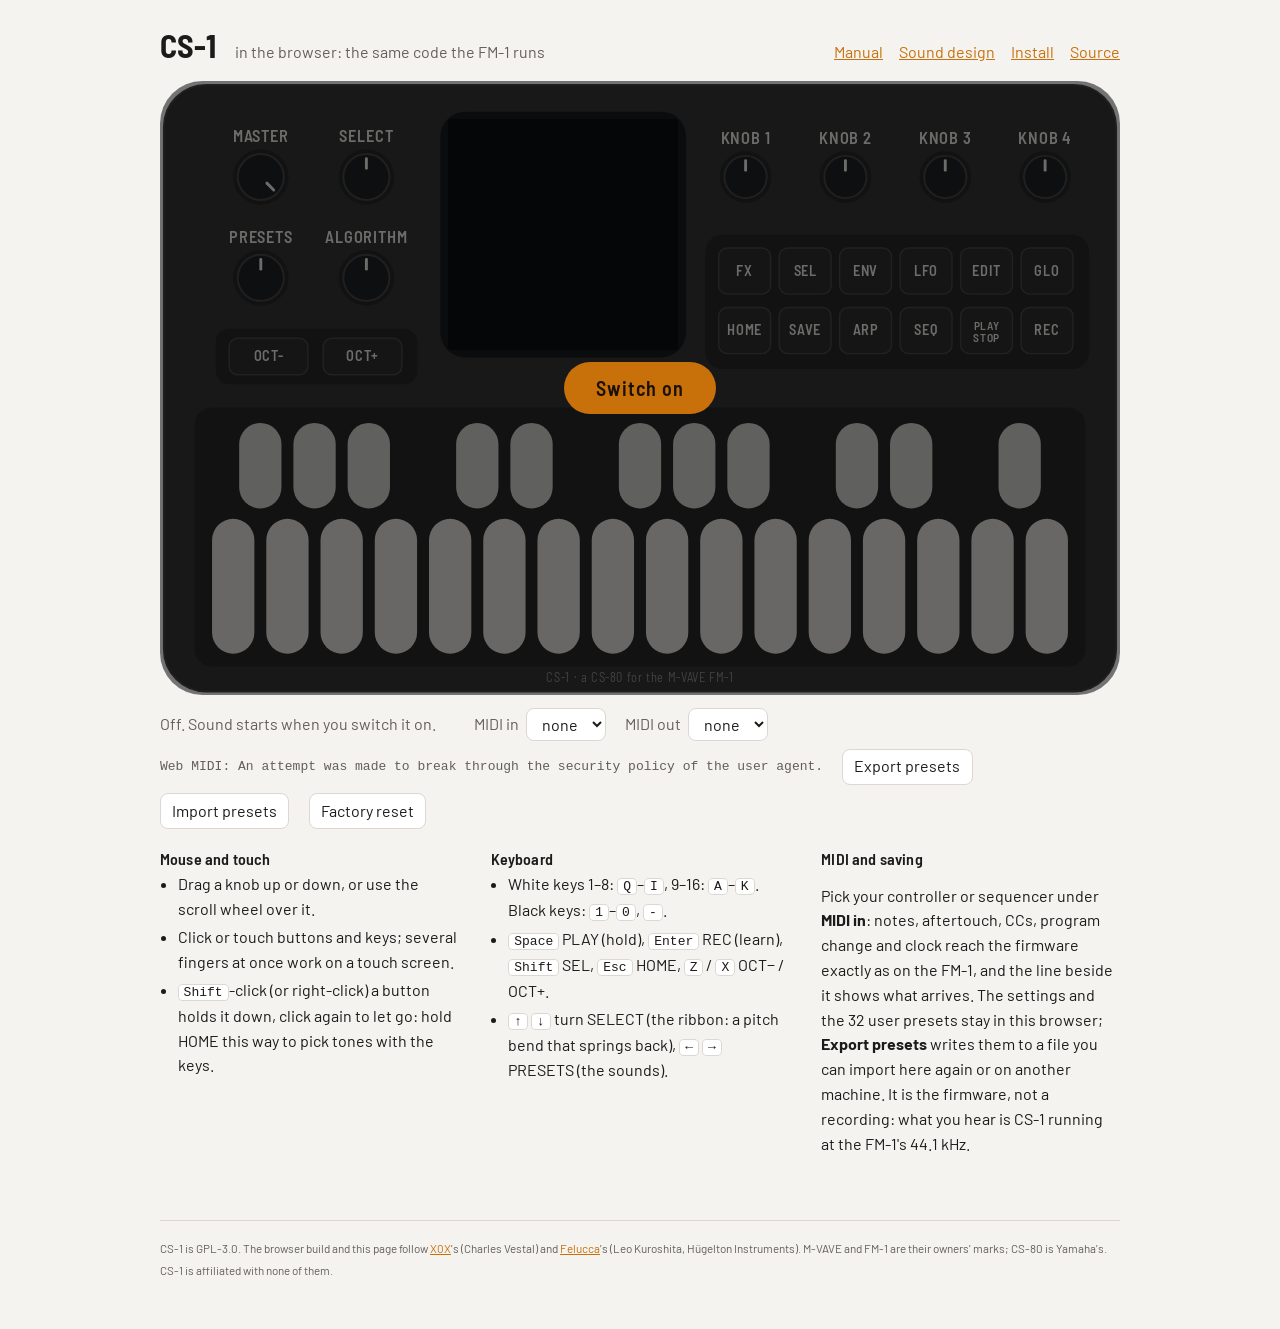
<file: web/emu/index.html>
<!doctype html>
<!-- SPDX-License-Identifier: GPL-3.0-only
     CS-1 in the browser: the firmware (cs1.wasm, web/emu/cs1_web.c) in an AudioWorklet (worklet.js) against a fake FM-1.
     The page draws the FM-1 and takes the mouse, touch, the keyboard and Web MIDI. The device drawing and the
     pointer / keyboard handling follow X0X's web/emu/index.html (charlesvestal/fm1-x0x, GPL-3.0), as JIANT's does. -->
<html lang="en">
<head>
<meta charset="utf-8">
<meta name="viewport" content="width=device-width, initial-scale=1">
<title>CS-1 in the browser</title>
<meta name="description" content="Play CS-1, the CS-80-style synthesizer firmware for the M-VAVE FM-1, in your browser: the same code the FM-1 runs.">
<link rel="icon" href="data:image/svg+xml,%3Csvg xmlns=%22http://www.w3.org/2000/svg%22 viewBox=%220 0 16 16%22%3E%3Crect width=%2216%22 height=%2216%22 rx=%223%22 fill=%22%23262424%22/%3E%3Crect x=%223%22 y=%225%22 width=%2210%22 height=%226%22 fill=%22%23ff9640%22/%3E%3C/svg%3E">
<link rel="preconnect" href="https://fonts.googleapis.com">
<link rel="preconnect" href="https://fonts.gstatic.com" crossorigin>
<link rel="stylesheet" href="https://fonts.googleapis.com/css2?family=Barlow:wght@400;600&family=Barlow+Semi+Condensed:wght@600;700&display=swap">
<link rel="stylesheet" href="../site.css">
<style>
  .device { position: relative; width: 100%; max-width: 1000px; margin: 0 auto; aspect-ratio: 1000 / 640; user-select: none; -webkit-user-select: none; -webkit-touch-callout: none; touch-action: manipulation; }
  .device svg { position: absolute; inset: 0; width: 100%; height: 100%; pointer-events: none; }
  .device canvas { position: absolute; left: 30%; top: 6.25%; width: 24%; height: 37.5%; image-rendering: pixelated; background: #000; border-radius: 2px; }
  .hit { position: absolute; touch-action: none; cursor: pointer; -webkit-tap-highlight-color: transparent; border-radius: 12px; }
  .hit.knob { cursor: ns-resize; border-radius: 50%; }
  .hit:focus-visible { outline: 2px solid var(--accent); outline-offset: 2px; }
  .btnface { transition: fill .06s; }
  .lit .btnface { fill: var(--accent); }
  .lit text.btn { fill: #1b1205; }
  .held .btnface, .held .keyface { stroke: var(--accent); stroke-width: 3; }
  .latched .btnface { stroke: #6fc3ff; stroke-width: 3; }
  .keyface { transition: fill .06s; }
  .lit .keyface.white { fill: #f3b25c; }
  .lit .keyface.black { fill: #e0902c; }
  .start[hidden] { display: none; }
  .start { position: absolute; inset: 0; display: grid; place-items: center; background: rgba(10, 11, 13, .55); border-radius: 4.4% / 6.9%; }
  .start button { font: 600 1.25rem "Barlow Semi Condensed", "Barlow", sans-serif; letter-spacing: .04em; padding: .7em 1.6em; background: var(--accent); color: #1b1205; border: 0; border-radius: 999px; cursor: pointer; }
  .start p { color: #fff; margin: .6rem 0 0; }
  .bar { display: flex; flex-wrap: wrap; align-items: center; gap: .5rem 1.2rem; margin: .8rem 0 1.2rem; color: var(--muted); }
  .bar select, .bar button { font: inherit; background: var(--card); color: var(--ink); border: 1px solid var(--rule); border-radius: 8px; padding: .3em .7em; }
  .bar label { display: inline-flex; gap: .4rem; align-items: center; }
  #monitor { font: 13px ui-monospace, Menlo, monospace; min-width: 11em; }
  .help { display: grid; grid-template-columns: repeat(auto-fit, minmax(260px, 1fr)); gap: 1rem 2rem; }
  .help h2 { font: 600 1rem "Barlow Semi Condensed", sans-serif; margin: 0 0 .3rem; }
  .help ul { margin: 0; padding-left: 1.1em; }
  .help li { margin: .2em 0; }
  .turn { display: none; color: var(--muted); margin: 0 0 .6rem; }
  @media (orientation: portrait) and (max-width: 700px) { .turn { display: block; } }
</style>
</head>
<body>
<main>
  <header>
    <h1><a href="../" title="CS-1 home">CS-1</a></h1>
    <p>in the browser: the same code the FM-1 runs</p>
    <nav><a href="../manual.html">Manual</a><a href="../sound.html">Sound design</a><a href="../install.html">Install</a><a href="https://github.com/twochannels/CS-1">Source</a></nav>
  </header>
  <p class="turn">Turn your phone sideways for bigger controls.</p>
  <div class="device" id="device">
    <svg id="panel" viewBox="0 0 1000 640" role="application" aria-label="The FM-1: knobs, buttons, screen and keys"></svg>
    <canvas id="screen" width="240" height="240" aria-label="The FM-1 screen"></canvas>
    <div class="start" id="start"><div><button id="go" type="button">Switch on</button><p id="startmsg" hidden></p></div></div>
  </div>
  <div class="bar">
    <span id="status">Off. Sound starts when you switch it on.</span>
    <span id="cpu"></span>
    <label>MIDI in <select id="midiin"><option value="">none</option></select></label>
    <label>MIDI out <select id="midiout"><option value="">none</option></select></label>
    <span id="monitor"></span>
    <button id="export" type="button" title="Save the 32 user presets to a file">Export presets</button>
    <button id="import" type="button" title="Load user presets from a file (replaces the bank)">Import presets</button>
    <input id="importfile" type="file" accept=".cs1bank,application/octet-stream" hidden>
    <button id="reset" type="button" title="Forget the saved settings and the user presets and start again">Factory reset</button>
  </div>
  <section class="help">
    <div>
      <h2>Mouse and touch</h2>
      <ul>
        <li>Drag a knob up or down, or use the scroll wheel over it.</li>
        <li>Click or touch buttons and keys; several fingers at once work on a touch screen.</li>
        <li><kbd>Shift</kbd>-click (or right-click) a button holds it down, click again to let go: hold HOME this way to pick tones with the keys.</li>
      </ul>
    </div>
    <div>
      <h2>Keyboard</h2>
      <ul>
        <li>White keys 1–8: <kbd>Q</kbd>–<kbd>I</kbd>, 9–16: <kbd>A</kbd>–<kbd>K</kbd>. Black keys: <kbd>1</kbd>–<kbd>0</kbd>, <kbd>-</kbd>.</li>
        <li><kbd>Space</kbd> PLAY (hold), <kbd>Enter</kbd> REC (learn), <kbd>Shift</kbd> SEL, <kbd>Esc</kbd> HOME, <kbd>Z</kbd> / <kbd>X</kbd> OCT− / OCT+.</li>
        <li><kbd>↑</kbd> <kbd>↓</kbd> turn SELECT (the ribbon: a pitch bend that springs back), <kbd>←</kbd> <kbd>→</kbd> PRESETS (the sounds).</li>
      </ul>
    </div>
    <div>
      <h2>MIDI and saving</h2>
      <p>Pick your controller or sequencer under <b>MIDI in</b>: notes, aftertouch, CCs, program change and clock reach the firmware exactly as on the FM-1, and the line beside it shows what arrives. The settings and the 32 user presets stay in this browser; <b>Export presets</b> writes them to a file you can import here again or on another machine. It is the firmware, not a recording: what you hear is CS-1 running at the FM-1's 44.1 kHz.</p>
    </div>
  </section>
  <footer><small>CS-1 is GPL-3.0. The browser build and this page follow <a href="https://github.com/charlesvestal/fm1-x0x">X0X</a>'s (Charles Vestal) and <a href="https://github.com/hugelton/Felucca">Felucca</a>'s (Leo Kuroshita, Hügelton Instruments). M-VAVE and FM-1 are their owners' marks; CS-80 is Yamaha's. CS-1 is affiliated with none of them.</small></footer>
</main>
<script type="module">
"use strict";
import { HOLD_MS } from "./worklet.js";
const NS = "http://www.w3.org/2000/svg";
const BTN = { "OCT-": 0, "OCT+": 1, FX: 2, SEL: 3, ENV: 4, LFO: 5, EDIT: 6, GLO: 7, HOME: 8, SAVE: 9, ARP: 10, SEQ: 11, PLAY: 12, REC: 13 };   // the firmware's ids
const ENC = { SELECT: 0, ALGORITHM: 1, KNOB1: 2, KNOB2: 3, KNOB3: 4, KNOB4: 5, PRESETS: 6 };
const WHITE_K = [0, 2, 4, 6, 7, 9, 11, 12, 14, 16, 18, 19, 21, 23, 24, 26];
const BLACK_K = [1, 3, 5, 8, 10, 13, 15, 17, 20, 22, 25];
const BLACK_AFTER = [0, 1, 2, 4, 5, 7, 8, 9, 11, 12, 14];
const BODY = "#2a2827", TRAY = "#1c1b1a", KEY_W = "#dcd9d2", KEY_B = "#cbc8c1", KNOB = "#151414", BTNC = "#232120", LABEL = "#e6e2da";
const $ = (id) => document.getElementById(id);

const svg = $("panel");
function el(tag, attrs, parent = svg) {
  const e = document.createElementNS(NS, tag);
  for (const [k, v] of Object.entries(attrs)) e.setAttribute(k, v);
  parent.appendChild(e);
  return e;
}
function text(parent, x, y, s, size, fill = LABEL, weight = 600) {
  const t = el("text", { x, y, "text-anchor": "middle", "font-family": "'Barlow Semi Condensed', 'Arial Narrow', Arial, sans-serif",
                         "font-size": size, "font-weight": weight, fill, "letter-spacing": ".05em", class: "btn", "pointer-events": "none" }, parent);
  t.textContent = s;
  return t;
}

// ---------------------------------------------------------------- the panel
el("rect", { x: 4, y: 4, width: 992, height: 632, rx: 44, fill: BODY });
el("rect", { x: 4, y: 4, width: 992, height: 632, rx: 44, fill: "none", stroke: "#3b3836", "stroke-width": 2 });
const knobs = {};
function knob(x, y, r, label, role, shown) {
  const g = el("g", { class: "ctl knob", tabindex: 0, role: "slider", "aria-label": shown || label });
  el("circle", { cx: x, cy: y, r: r + 5, fill: TRAY }, g);
  el("circle", { cx: x, cy: y, r, fill: KNOB, stroke: "#3d3a38", "stroke-width": 2 }, g);
  const ind = el("line", { x1: x, y1: y - r + 5, x2: x, y2: y - r + 15, stroke: LABEL, "stroke-width": 3, "stroke-linecap": "round" }, g);
  text(g, x, y - r - 12, shown || label, 17);
  el("circle", { cx: x, cy: y, r: r + 14, fill: "transparent" }, g);
  knobs[label] = { g, ind, x, y, angle: 0, role };
  return knobs[label];
}
knob(105, 100, 24, "MASTER", "master");
knob(215, 100, 24, "SELECT", ENC.SELECT);
knob(105, 205, 24, "PRESETS", ENC.PRESETS);
knob(215, 205, 24, "ALGORITHM", ENC.ALGORITHM);
for (let i = 0; i < 4; i++) knob(610 + i * 104, 100, 22, `KNOB${i + 1}`, ENC[`KNOB${i + 1}`], `KNOB ${i + 1}`);

const buttons = {};
function button(x, y, w, h, label, two) {
  const g = el("g", { class: "ctl", role: "button", "aria-label": label });
  el("rect", { x, y, width: w, height: h, rx: 9, fill: BTNC, stroke: "#403d3a", "stroke-width": 1.5, class: "btnface" }, g);
  if (two) { text(g, x + w / 2, y + h / 2 - 1, label, 12); text(g, x + w / 2, y + h / 2 + 12, two, 12); }
  else text(g, x + w / 2, y + h / 2 + 5, label, 15);
  buttons[label] = { g, bit: BTN[label] };
}
el("rect", { x: 58, y: 258, width: 210, height: 58, rx: 14, fill: TRAY });
button(72, 268, 82, 38, "OCT-"); button(170, 268, 82, 38, "OCT+");
el("rect", { x: 292, y: 32, width: 256, height: 256, rx: 26, fill: "#0e0d0d" });
el("rect", { x: 568, y: 160, width: 400, height: 140, rx: 18, fill: TRAY });
const ROW1 = ["FX", "SEL", "ENV", "LFO", "EDIT", "GLO"], ROW2 = ["HOME", "SAVE", "ARP", "SEQ", "PLAY", "REC"];
for (let i = 0; i < 6; i++) {
  button(582 + i * 63, 174, 54, 48, ROW1[i]);
  if (ROW2[i] === "PLAY") button(582 + i * 63, 236, 54, 48, "PLAY", "STOP"); else button(582 + i * 63, 236, 54, 48, ROW2[i]);
}
const keys = [];
(function keybed(x0, y0, w, h) {
  el("rect", { x: x0, y: y0, width: w, height: h, rx: 18, fill: TRAY });
  const pitch = (w - 24) / 16, kw = pitch * 0.78;
  for (let i = 0; i < 16; i++) {
    const g = el("g", { class: "ctl", role: "button", "aria-label": `white key ${i + 1}` });
    el("rect", { x: x0 + 12 + i * pitch + (pitch - kw) / 2, y: y0 + h * 0.43, width: kw, height: h * 0.52, rx: kw / 2, fill: KEY_W, class: "keyface white" }, g);
    keys[WHITE_K[i]] = { g };
  }
  BLACK_AFTER.forEach((a, k) => {
    const g = el("g", { class: "ctl", role: "button", "aria-label": `black key ${k + 1}` });
    el("rect", { x: x0 + 12 + (a + 1) * pitch - kw / 2, y: y0 + h * 0.06, width: kw, height: h * 0.33, rx: kw / 2, fill: KEY_B, class: "keyface black" }, g);
    keys[BLACK_K[k]] = { g };
  });
})(36, 340, 928, 270);
text(svg, 500, 626, "CS-1 · a CS-80 for the M-VAVE FM-1", 13, "#8a857d", 400);

// ---------------------------------------------------------------- touch targets (HTML over the picture: touch-action works there)
const device = $("device");
function hit(c, cls) {
  const b = c.g.getBBox(), d = document.createElement("div");
  d.className = "hit" + (cls ? " " + cls : "");
  Object.assign(d.style, { left: `${b.x / 10}%`, top: `${b.y / 6.4}%`, width: `${b.width / 10}%`, height: `${b.height / 6.4}%` });
  for (const a of ["role", "aria-label", "tabindex"]) if (c.g.hasAttribute(a)) { d.setAttribute(a, c.g.getAttribute(a)); c.g.removeAttribute(a); }
  c.g.setAttribute("aria-hidden", "true");
  d.addEventListener("touchstart", (e) => e.preventDefault(), { passive: false });
  device.insertBefore(d, $("start"));
  c.hit = d;
}
for (const k of Object.values(knobs)) hit(k, "knob");
for (const b of Object.values(buttons)) hit(b);
keys.forEach((k) => hit(k));

// ---------------------------------------------------------------- state and input
let node = null, btnMask = 0, keyMask = 0, latched = 0, master = 1023;
const btnHeldBy = new Map(), keyHeldBy = new Map();
const send = (m, t) => { if (node) node.port.postMessage(m, t || []); };
function syncButtons() {
  let m = latched;
  for (const b of btnHeldBy.values()) m |= 1 << b;
  if (m !== btnMask) { btnMask = m; send({ type: "buttons", mask: m }); }
  for (const b of Object.values(buttons)) {
    b.g.classList.toggle("held", !!(m & (1 << b.bit)));
    b.g.classList.toggle("latched", !!(latched & (1 << b.bit)));
    b.hit.setAttribute("aria-pressed", m & (1 << b.bit) ? "true" : "false");
  }
}
function syncKeys() {
  let m = 0;
  for (const k of keyHeldBy.values()) m |= 1 << k;
  if (m !== keyMask) { keyMask = m; send({ type: "keys", mask: m }); }
  keys.forEach((k, i) => k.g.classList.toggle("held", !!(m & (1 << i))));
}
for (const b of Object.values(buttons)) {
  b.hit.addEventListener("contextmenu", (e) => e.preventDefault());
  b.hit.addEventListener("pointerdown", (e) => {
    e.preventDefault();
    if (e.shiftKey || e.button === 2) { latched ^= 1 << b.bit; syncButtons(); return; }
    if (latched & (1 << b.bit)) { latched &= ~(1 << b.bit); syncButtons(); return; }
    b.hit.setPointerCapture(e.pointerId);
    btnHeldBy.set("p" + e.pointerId, b.bit);
    syncButtons();
  });
}
keys.forEach((k, i) => {
  k.hit.addEventListener("pointerdown", (e) => { e.preventDefault(); k.hit.setPointerCapture(e.pointerId); keyHeldBy.set("p" + e.pointerId, i); syncKeys(); });
});
function pointerUp(e) {
  const id = "p" + e.pointerId;
  if (btnHeldBy.delete(id)) syncButtons();
  if (keyHeldBy.delete(id)) syncKeys();
}
device.addEventListener("pointerup", pointerUp);
device.addEventListener("pointercancel", pointerUp);
device.addEventListener("lostpointercapture", pointerUp);

function drawKnob(k) { k.ind.setAttribute("transform", `rotate(${k.angle} ${k.x} ${k.y})`); }
function turn(k, n) {
  if (!n) return;
  if (k.role === "master") {
    master = Math.max(0, Math.min(1023, master + n * 16));
    k.angle = -135 + 270 * master / 1023;
    send({ type: "master", value: master });
  } else {
    k.angle = (k.angle + n * 18) % 360;
    send({ type: "enc", id: k.role, n });
  }
  drawKnob(k);
}
for (const k of Object.values(knobs)) {
  if (k.role === "master") { k.angle = -135 + 270 * master / 1023; drawKnob(k); }
  let drag = null, wheel = 0;
  k.hit.addEventListener("pointerdown", (e) => { e.preventDefault(); k.hit.setPointerCapture(e.pointerId); drag = { y: e.clientY, acc: 0 }; });
  k.hit.addEventListener("pointermove", (e) => {
    if (!drag) return;
    drag.acc += drag.y - e.clientY; drag.y = e.clientY;
    const step = k.role === "master" ? 3 : 7, n = Math.trunc(drag.acc / step);
    if (n) { drag.acc -= n * step; turn(k, n); }
  });
  const end = () => { drag = null; };
  k.hit.addEventListener("pointerup", end); k.hit.addEventListener("pointercancel", end);
  k.hit.addEventListener("wheel", (e) => {
    e.preventDefault();
    const dy = e.deltaMode === 1 ? e.deltaY * 33 : e.deltaY;
    if (Math.abs(dy) >= 50) { turn(k, dy < 0 ? 1 : -1); wheel = 0; return; }
    wheel -= dy;
    const n = Math.trunc(wheel / 25);
    if (n) { wheel -= n * 25; turn(k, n); }
  }, { passive: false });
  k.hit.addEventListener("keydown", (e) => {
    if (e.key === "ArrowUp" || e.key === "ArrowRight") { turn(k, 1); e.preventDefault(); e.stopPropagation(); }
    if (e.key === "ArrowDown" || e.key === "ArrowLeft") { turn(k, -1); e.preventDefault(); e.stopPropagation(); }
  });
}
const KEYMAP = {};
"qwertyui".split("").forEach((c, i) => KEYMAP["Key" + c.toUpperCase()] = { key: WHITE_K[i] });
"asdfghjk".split("").forEach((c, i) => KEYMAP["Key" + c.toUpperCase()] = { key: WHITE_K[8 + i] });
"1234567890".split("").forEach((c, i) => KEYMAP["Digit" + c] = { key: BLACK_K[i] });
KEYMAP.Minus = { key: BLACK_K[10] };
Object.assign(KEYMAP, { Space: { btn: BTN.PLAY }, Enter: { btn: BTN.REC }, ShiftLeft: { btn: BTN.SEL }, ShiftRight: { btn: BTN.SEL },
                        Escape: { btn: BTN.HOME }, KeyZ: { btn: BTN["OCT-"] }, KeyX: { btn: BTN["OCT+"] } });
addEventListener("keydown", (e) => {
  if (!node || e.metaKey || e.ctrlKey || e.altKey || e.target.tagName === "SELECT") return;
  if (e.code === "ArrowUp" || e.code === "ArrowDown") { turn(knobs.SELECT, e.code === "ArrowUp" ? 1 : -1); e.preventDefault(); return; }
  if (e.code === "ArrowRight" || e.code === "ArrowLeft") { turn(knobs.PRESETS, e.code === "ArrowRight" ? 1 : -1); e.preventDefault(); return; }
  const m = KEYMAP[e.code];
  if (!m) return;
  e.preventDefault();
  if (e.repeat) return;
  if (m.key !== undefined) { keyHeldBy.set("k" + e.code, m.key); syncKeys(); }
  else { btnHeldBy.set("k" + e.code, m.btn); syncButtons(); }
});
addEventListener("keyup", (e) => {
  const id = "k" + e.code;
  if (keyHeldBy.delete(id)) syncKeys();
  if (btnHeldBy.delete(id)) syncButtons();
});
addEventListener("blur", () => {
  for (const id of [...btnHeldBy.keys()]) if (id[0] === "k") btnHeldBy.delete(id);
  for (const id of [...keyHeldBy.keys()]) if (id[0] === "k") keyHeldBy.delete(id);
  syncButtons(); syncKeys();
});

// ---------------------------------------------------------------- screen and lights
const ctx = $("screen").getContext("2d"), img = ctx.createImageData(240, 240);
function drawScreen(fb) {
  const d = img.data;
  for (let i = 0, j = 0; i < 240 * 240; i++, j += 4) {
    const c = fb[i];
    d[j] = (c >> 11) * 255 / 31; d[j + 1] = ((c >> 5) & 63) * 255 / 63; d[j + 2] = (c & 31) * 255 / 31; d[j + 3] = 255;
  }
  ctx.putImageData(img, 0, 0);
}
function drawLights([b, k]) {
  for (const x of Object.values(buttons)) x.g.classList.toggle("lit", !!(b & (1 << x.bit)));
  keys.forEach((x, i) => x.g.classList.toggle("lit", !!(k & (1 << i))));
}

// ---------------------------------------------------------------- storage: the settings sector and the user bank, in this browser
const SETTINGS_KEY = "cs1-settings", BANK_KEY = "cs1-bank";
const b64 = (u8) => { let s = ""; for (const c of u8) s += String.fromCharCode(c); return btoa(s); };
const unb64 = (s) => Uint8Array.from(atob(s), (c) => c.charCodeAt(0));
const loadBlob = (key) => { try { const s = localStorage.getItem(key); return s ? unb64(s).buffer : null; } catch { return null; } };
const saveBlob = (key, u8) => { try { localStorage.setItem(key, b64(u8)); } catch {} };
let bankNow = null;
$("export").addEventListener("click", () => {
  const data = bankNow || loadBlob(BANK_KEY);
  if (!data) { $("status").textContent = "No user presets yet: save one first (SAVE, PRESETS, SAVE)."; return; }
  const a = document.createElement("a");
  a.href = URL.createObjectURL(new Blob([data], { type: "application/octet-stream" }));
  a.download = "cs1-presets.cs1bank"; a.click(); URL.revokeObjectURL(a.href);
});
$("import").addEventListener("click", () => $("importfile").click());
$("importfile").addEventListener("change", async (e) => {
  const f = e.target.files[0]; if (!f) return;
  const data = new Uint8Array(await f.arrayBuffer());
  if (data.length !== 4096) { $("status").textContent = `Not a CS-1 preset bank (${data.length} bytes, expected 4096).`; return; }
  saveBlob(BANK_KEY, data);
  $("status").textContent = "Presets imported: switching on again to load them.";
  location.reload();
});
$("reset").addEventListener("click", () => {
  if (!confirm("Forget the saved settings and the 32 user presets, and start again from the factory state?")) return;
  try { localStorage.removeItem(SETTINGS_KEY); localStorage.removeItem(BANK_KEY); } catch {}
  location.reload();
});

// ---------------------------------------------------------------- Web MIDI
let midiOut = null;
async function setupMidi() {
  if (!navigator.requestMIDIAccess) { $("monitor").textContent = "Web MIDI needs Chrome or Edge"; return; }
  try {
    const access = await navigator.requestMIDIAccess({ sysex: false });
    const fill = () => {
      for (const [sel, ports] of [[$("midiin"), access.inputs], [$("midiout"), access.outputs]]) {
        const was = sel.value;
        sel.innerHTML = '<option value="">none</option>';
        for (const p of ports.values()) { const o = document.createElement("option"); o.value = p.id; o.textContent = p.name; sel.appendChild(o); }
        sel.value = [...sel.options].some((o) => o.value === was) ? was : "";
      }
    };
    fill(); access.onstatechange = fill;
    let current = null, clocks = 0;
    const onMidi = (e) => {
      const [st, d1 = 0, d2 = 0] = e.data;
      if (st < 0x80 || (st >= 0xF0 && st !== 0xF8 && st !== 0xFA && st !== 0xFB && st !== 0xFC)) return;
      const kind = st & 0xF0, chan = (st & 15) + 1;
      if (st === 0xF8) { if (++clocks % 24 === 0) $("monitor").textContent = "clock running"; }
      else $("monitor").textContent = kind === 0xB0 ? `ch${chan} CC ${d1} = ${d2}` : kind === 0x90 && d2 ? `ch${chan} note ${d1} vel ${d2}`
                                    : kind === 0xD0 ? `ch${chan} pressure ${d1}` : kind === 0xA0 ? `ch${chan} poly AT ${d1} ${d2}` : kind === 0xC0 ? `ch${chan} program ${d1}`
                                    : kind === 0xE0 ? `ch${chan} bend` : st === 0xFA ? "start" : st === 0xFC ? "stop" : $("monitor").textContent;
      send({ type: "midi", data: [st, d1, d2] });
    };
    $("midiin").addEventListener("change", () => {
      if (current) current.onmidimessage = null;
      current = access.inputs.get($("midiin").value) || null;
      if (current) current.onmidimessage = onMidi;
    });
    $("midiout").addEventListener("change", () => { midiOut = access.outputs.get($("midiout").value) || null; });
  } catch (err) { $("monitor").textContent = `Web MIDI: ${err.message}`; }
}
setupMidi();

// ---------------------------------------------------------------- switch on: the audio context, the worklet, the firmware
$("go").addEventListener("click", async () => {
  $("go").disabled = true; $("startmsg").hidden = false; $("startmsg").textContent = "Loading…";
  try {
    const ac = new AudioContext({ sampleRate: 44100, latencyHint: "interactive" });
    const [wasm] = await Promise.all([
      fetch("cs1.wasm").then((r) => { if (!r.ok) throw new Error(`cs1.wasm: ${r.status}`); return r.arrayBuffer(); }),
      ac.audioWorklet.addModule("worklet.js")]);
    node = new AudioWorkletNode(ac, "cs1", { numberOfInputs: 0, numberOfOutputs: 1, outputChannelCount: [2] });
    node.connect(ac.destination);
    node.port.onmessage = (e) => {
      const m = e.data;
      if (m.type === "ready") {
        $("start").hidden = true;
        $("status").textContent = `On, at ${m.rate} Hz${ac.sampleRate !== m.rate ? ` (the browser resamples from ${ac.sampleRate})` : ""}.`;
        const want = new URLSearchParams(location.search).get("sound");   // ?sound=N: the manual opens a sound
        if (want !== null) setTimeout(() => send({ type: "midi", data: [0xC0, +want & 127, 0] }), 400);
      } else if (m.type === "error") { $("startmsg").textContent = `Could not start: ${m.message}`; $("go").disabled = false; }
      else if (m.type === "frame") {
        if (m.fb) drawScreen(m.fb);
        if (m.leds) drawLights(m.leds);
        if (m.settings) saveBlob(SETTINGS_KEY, m.settings);
        if (m.bank) { bankNow = m.bank.buffer; saveBlob(BANK_KEY, m.bank); }
        if (m.load !== undefined) $("cpu").textContent = `device ${Math.round(m.load * 100)} % of real time`;
        if (m.midi && midiOut) for (const d of m.midi) { try { midiOut.send(d); } catch {} }
      }
    };
    const settings = loadBlob(SETTINGS_KEY), bank = loadBlob(BANK_KEY);
    node.port.postMessage({ type: "load", wasm, settings, bank, master }, [wasm, settings, bank].filter(Boolean));
    document.addEventListener("visibilitychange", () => send({ type: "visible", on: !document.hidden }));
  } catch (err) { $("startmsg").textContent = `Could not start: ${err.message}`; $("go").disabled = false; }
});
</script>
</body>
</html>
</file>
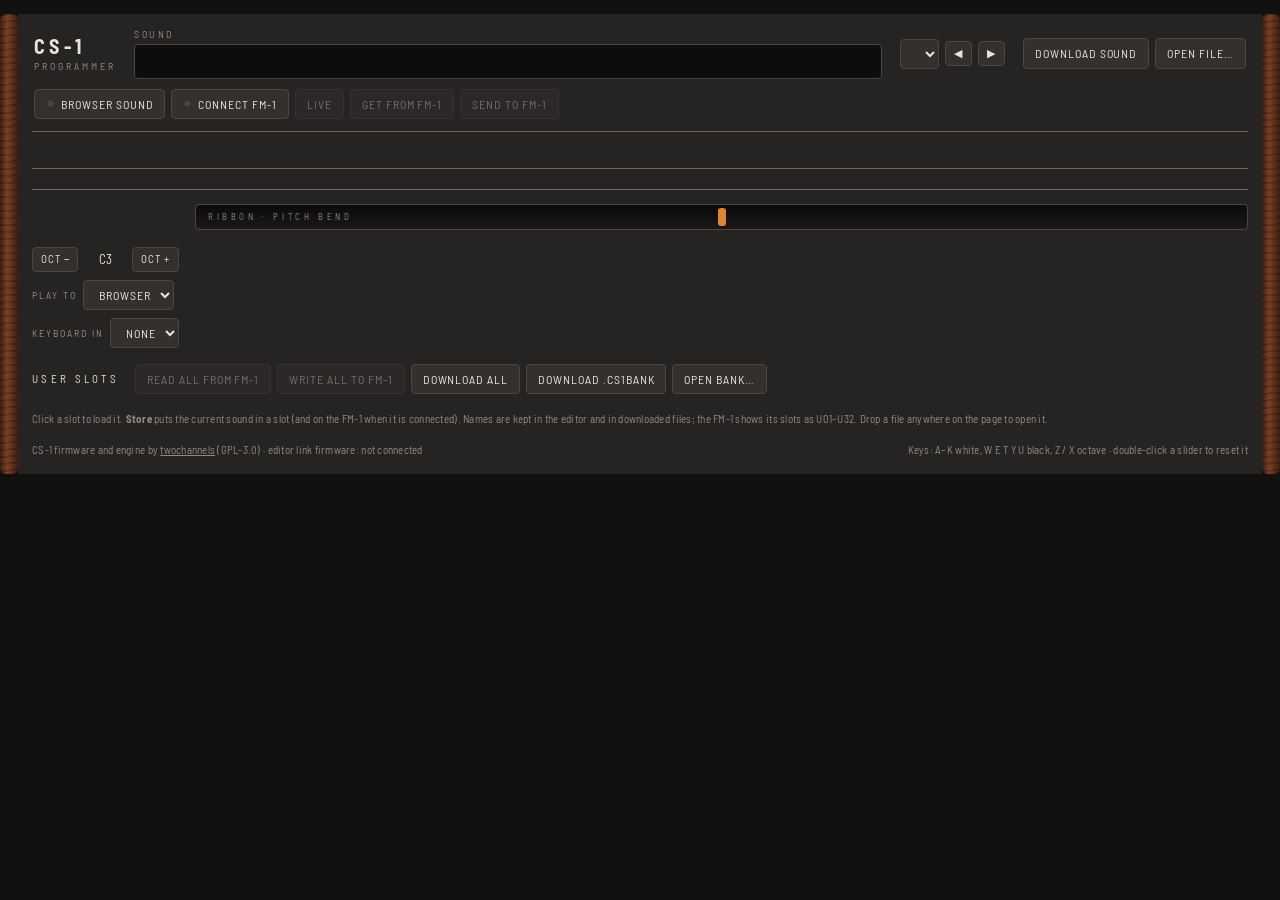
<file: web/editor/editor.html>
<!doctype html>
<!-- SPDX-License-Identifier: GPL-3.0-only
     CS-1 Programmer: a CS-80-style editor for CS-1 on the M-VAVE FM-1. It plays the real CS-1 firmware in the
     browser (cs1.wasm in an AudioWorklet) and programs the FM-1 over the editor link (docs/SYSEX.md). One file:
     web/editor/build.sh puts the firmware's data, the worklet and the wasm inside it. -->
<html lang="en">
<head>
<meta charset="utf-8">
<meta name="viewport" content="width=device-width, initial-scale=1">
<title>CS-1 Programmer</title>
<link rel="preconnect" href="https://fonts.googleapis.com"><link rel="preconnect" href="https://fonts.gstatic.com" crossorigin>
<link href="https://fonts.googleapis.com/css2?family=Barlow+Semi+Condensed:wght@400;600;700&display=swap" rel="stylesheet">
<meta name="description" content="A Yamaha CS-80 style editor for the CS-1 firmware on the M-VAVE FM-1.">
<style>
:root {
  color-scheme: dark;
  --panel: #262423; --panel-2: #1d1b1a; --slot: #0e0d0d; --silk: #e8e4da; --legend: #8f8a82; --rule: #6d6862;
  --accent: #ff9a3c; --ok: #4fc58a; --bad: #e6505c; --wood-a: #5a2e1b; --wood-b: #7a4026; --wood-c: #3e1f12;
  --cap-white: #eceae2; --cap-green: #00965c; --cap-red: #d62838; --cap-black: #3e3e44; --cap-yellow: #ecc828; --cap-silver: #a0a0a8;
  --btn: #34302e; --btn-line: #4c4643;
  --tone-0: #e6be28; --tone-1: #c82834; --tone-2: #e8e4d7; --tone-3: #006e55;
}
* { box-sizing: border-box; }
html, body { margin: 0; }
body { background: #121110; color: var(--silk); font: 13px/1.35 "Barlow Semi Condensed", "Arial Narrow", "Segoe UI", Roboto, Arial, sans-serif; letter-spacing: .02em; }
button, select, input { font: inherit; color: inherit; }
.case { max-width: 1480px; margin: 0 auto; padding: 14px 0 24px; display: grid; grid-template-columns: 18px 1fr 18px; }
.wood { border-radius: 6px; background:
  repeating-linear-gradient(176deg, rgba(0,0,0,.18) 0 2px, transparent 2px 7px),
  linear-gradient(90deg, var(--wood-c), var(--wood-b) 40%, var(--wood-a) 70%, var(--wood-c)); }
.panel { background: var(--panel); padding: 10px 14px 16px; min-width: 0; }

/* ---- the top bar */
.top { display: flex; flex-wrap: wrap; gap: 10px 18px; align-items: center; padding: 4px 2px 12px; border-bottom: 1px solid var(--rule); }
.logo { font-weight: 700; letter-spacing: .22em; font-size: 20px; white-space: nowrap; }
.logo small { display: block; font-size: 10px; letter-spacing: .3em; color: var(--legend); font-weight: 400; }
.name { flex: 1 1 220px; min-width: 180px; display: flex; flex-direction: column; gap: 2px; }
.name label { font-size: 10px; letter-spacing: .25em; color: var(--legend); }
.name input { background: var(--slot); border: 1px solid var(--btn-line); border-radius: 4px; padding: 6px 9px; font-size: 16px; letter-spacing: .12em; text-transform: uppercase; }
.group { display: flex; flex-wrap: wrap; gap: 6px; align-items: center; }
.btn { background: var(--btn); border: 1px solid var(--btn-line); border-radius: 4px; padding: 6px 11px; cursor: pointer; white-space: nowrap; letter-spacing: .08em; font-size: 12px; text-transform: uppercase; }
.btn:hover:not(:disabled) { border-color: var(--accent); }
.btn:disabled { opacity: .38; cursor: default; }
.btn.on { background: var(--accent); color: #1a1310; border-color: var(--accent); font-weight: 700; }
.btn.small { padding: 4px 8px; font-size: 11px; }
select.btn { padding-right: 6px; }
.led { width: 9px; height: 9px; border-radius: 50%; background: #444; display: inline-block; margin-right: 6px; vertical-align: 1px; box-shadow: inset 0 0 2px #000; }
.led.on { background: var(--ok); box-shadow: 0 0 6px var(--ok); }
.led.bad { background: var(--bad); }
.status { font-size: 12px; color: var(--legend); min-height: 16px; padding: 6px 2px 0; }
.status.ok { color: var(--ok); } .status.bad { color: var(--bad); }

/* ---- sections, sliders */
.strip { display: flex; flex-wrap: wrap; gap: 14px 18px; padding: 14px 0 6px; border-bottom: 1px solid var(--rule); }
.chan-label { align-self: stretch; display: flex; flex-direction: column; justify-content: center; align-items: center; gap: 6px; width: 34px; }
.chan-label b { font-size: 22px; letter-spacing: .05em; }
.chan-label span { font-size: 9px; color: var(--legend); letter-spacing: .2em; writing-mode: vertical-rl; transform: rotate(180deg); }
.sec { display: flex; flex-direction: column; }
.sec h3 { margin: 0 0 6px; font-size: 10px; font-weight: 400; letter-spacing: .28em; color: var(--silk); display: flex; align-items: center; gap: 6px; }
.sec h3::before, .sec h3::after { content: ""; height: 1px; background: var(--rule); flex: 1; min-width: 6px; }
.knobs { display: flex; gap: 4px; }
.sl { width: 42px; display: flex; flex-direction: column; align-items: center; user-select: none; -webkit-user-select: none; touch-action: none; }
.sl .leg { font-size: 9px; color: var(--legend); height: 12px; line-height: 12px; white-space: nowrap; overflow: hidden; width: 42px; text-align: center; }
.sl .track { position: relative; width: 26px; height: 118px; margin: 2px 0; cursor: ns-resize; outline: none; border-radius: 3px; }
.sl .track:focus-visible { box-shadow: 0 0 0 2px var(--accent); }
.sl .track::before { content: ""; position: absolute; left: 50%; top: 4px; bottom: 4px; width: 6px; margin-left: -3px; background: var(--slot); border-radius: 3px; box-shadow: inset 0 1px 2px #000; }
.sl .ticks { position: absolute; inset: 6px 0; background: repeating-linear-gradient(to bottom, var(--rule) 0 1px, transparent 1px 10.1%); -webkit-mask: linear-gradient(90deg, #000 0 5px, transparent 5px 21px, #000 21px); mask: linear-gradient(90deg, #000 0 5px, transparent 5px 21px, #000 21px); opacity: .65; }
.sl .cap { position: absolute; left: 0; width: 26px; height: 14px; margin-top: -7px; border-radius: 2px; background: var(--c, var(--cap-white));
  box-shadow: 0 2px 2px rgba(0,0,0,.6), inset 0 1px 0 rgba(255,255,255,.35); }
.sl .cap::after { content: ""; position: absolute; left: 2px; right: 2px; top: 6px; height: 2px; background: rgba(0,0,0,.45); }
.sl .val { font-size: 12px; font-weight: 600; font-variant-numeric: tabular-nums; height: 16px; line-height: 16px; color: var(--silk); white-space: nowrap; overflow: hidden; width: 42px; text-align: center; }
.sl .nm { font-size: 10px; font-weight: 600; letter-spacing: .03em; white-space: nowrap; overflow: hidden; width: 42px; text-align: center; color: var(--silk); }
.sl.changed .val { color: var(--accent); }
canvas.env { width: 120px; height: 40px; margin-top: 6px; background: var(--slot); border-radius: 3px; align-self: center; }

/* ---- tone buttons */
.tones { display: flex; flex-wrap: wrap; gap: 6px 14px; align-items: center; padding: 10px 0 0 52px; }
.tone-row { display: flex; gap: 4px; flex-wrap: wrap; }
.tbtn { width: 52px; height: 32px; border-radius: 3px; border: 0; cursor: pointer; font-size: 10px; font-weight: 700; letter-spacing: .02em; line-height: 1.05; padding: 2px 3px; overflow: hidden; overflow-wrap: anywhere; color: #1a1612; background: var(--tc); opacity: .55; box-shadow: inset 0 -3px 0 rgba(0,0,0,.25); position: relative; }
.tbtn.c3, .tbtn.c1 { color: #f4f0e6; }
.tbtn.lit { opacity: 1; box-shadow: 0 0 10px var(--tc), inset 0 -3px 0 rgba(0,0,0,.25); }
.tbtn.lit::after { content: ""; position: absolute; top: 3px; right: 3px; width: 5px; height: 5px; border-radius: 50%; background: #fff; box-shadow: 0 0 4px #fff; }
.tone-more { max-width: 190px; }
.tone-star { color: var(--accent); font-size: 11px; min-width: 70px; }

/* ---- keyboard */
.play { display: grid; grid-template-columns: auto 1fr; gap: 10px 16px; padding-top: 14px; align-items: end; }
.play-ctl { display: flex; flex-direction: column; gap: 8px; }
.ribbon { height: 26px; background: linear-gradient(#0b0a0a, #1b1918); border: 1px solid var(--btn-line); border-radius: 4px; position: relative; cursor: ew-resize; touch-action: none; margin-bottom: 6px; }
.ribbon::after { content: "RIBBON  ·  PITCH BEND"; position: absolute; left: 12px; top: 0; bottom: 0; display: flex; align-items: center; font-size: 9px; letter-spacing: .4em; color: var(--legend); pointer-events: none; }
.ribbon .dot { position: absolute; top: 3px; bottom: 3px; width: 8px; margin-left: -4px; left: 50%; border-radius: 3px; background: var(--accent); opacity: .85; }
.keys { position: relative; height: 112px; display: flex; user-select: none; -webkit-user-select: none; touch-action: none; }
.key { flex: 1; border: 1px solid #222; border-radius: 0 0 4px 4px; background: linear-gradient(#f2efe6, #d9d5ca); position: relative; }
.key.down, .bkey.down { background: var(--accent) !important; }
.bkey { position: absolute; top: 0; height: 64%; border-radius: 0 0 3px 3px; background: linear-gradient(#2b2928, #0f0e0e); border: 1px solid #000; z-index: 2; }
.key span { position: absolute; bottom: 5px; left: 0; right: 0; text-align: center; font-size: 9px; color: #777; }
.pressure { display: flex; flex-direction: column; align-items: center; gap: 4px; }

/* ---- the library */
.lib { padding-top: 16px; }
.lib-head { display: flex; flex-wrap: wrap; gap: 8px 16px; align-items: center; margin-bottom: 10px; }
.lib-head h2 { margin: 0; font-size: 11px; letter-spacing: .3em; font-weight: 400; }
.slots { display: grid; grid-template-columns: repeat(auto-fill, minmax(170px, 1fr)); gap: 6px; }
.slot { background: var(--panel-2); border: 1px solid var(--btn-line); border-radius: 4px; padding: 6px 7px; display: grid; grid-template-columns: 34px minmax(0, 1fr); gap: 4px 6px; align-items: center; cursor: pointer; min-height: 56px; overflow: hidden; }
.slot:hover { border-color: var(--accent); }
.slot.cur { border-color: var(--accent); box-shadow: inset 0 0 0 1px var(--accent); }
.slot .no { font-size: 11px; color: var(--legend); grid-row: span 2; font-variant-numeric: tabular-nums; }
.slot .sn { font-size: 12px; letter-spacing: .08em; text-transform: uppercase; white-space: nowrap; overflow: hidden; text-overflow: ellipsis; }
.slot.empty .sn { color: #5c5753; }
.slot .acts { display: flex; flex-wrap: wrap; gap: 4px; min-width: 0; }
.slot .acts button { font-size: 10px; padding: 2px 6px; }
.note { font-size: 11px; color: var(--legend); margin-top: 8px; }
.drop { outline: 2px dashed var(--accent); outline-offset: 4px; }

dialog { background: var(--panel); color: var(--silk); border: 1px solid var(--rule); border-radius: 8px; max-width: 460px; }
dialog::backdrop { background: rgba(0,0,0,.6); }
dialog h3 { margin-top: 0; letter-spacing: .2em; font-size: 13px; }
dialog label { display: block; margin: 10px 0 4px; font-size: 11px; color: var(--legend); letter-spacing: .15em; }
dialog select { width: 100%; }
.foot { margin-top: 16px; font-size: 11px; color: var(--legend); display: flex; flex-wrap: wrap; gap: 6px 16px; justify-content: space-between; }
.foot a { color: var(--legend); }

@media (max-width: 720px) {
  .case { grid-template-columns: 6px 1fr 6px; padding-top: 6px; }
  .panel { padding: 8px 10px 14px; }
  .tones { padding-left: 0; }
  .play { grid-template-columns: 1fr; }
  .chan-label { width: 100%; flex-direction: row; justify-content: flex-start; }
  .chan-label span { writing-mode: horizontal-tb; transform: none; }
  .sl, .sl .leg, .sl .val, .sl .nm { width: 38px; } .sl .track { height: 100px; }
}
</style>
</head>
<body>
<div class="case">
  <div class="wood"></div>
  <div class="panel">
    <div class="top">
      <div class="logo">CS-1<small>PROGRAMMER</small></div>
      <div class="name"><label for="pname">SOUND</label><input id="pname" maxlength="24" spellcheck="false" autocomplete="off"></div>
      <div class="group">
        <select id="factory" class="btn" title="Load a factory sound"></select>
        <button id="prevSound" class="btn small" title="Previous factory sound">◀</button>
        <button id="nextSound" class="btn small" title="Next factory sound">▶</button>
      </div>
      <div class="group">
        <button id="dlPatch" class="btn" title="Download this sound as a file">Download sound</button>
        <button id="ulPatch" class="btn" title="Open a sound or a bank from a file">Open file…</button>
      </div>
      <div class="group">
        <button id="audio" class="btn" title="Hear the sound in this browser (the real CS-1 engine)"><span class="led" id="audioLed"></span>Browser sound</button>
        <button id="connect" class="btn" title="Connect the FM-1 over USB"><span class="led" id="fmLed"></span>Connect FM-1</button>
        <button id="live" class="btn" title="Send every change to the FM-1 as you make it" disabled>Live</button>
        <button id="getFm" class="btn" title="Read the FM-1's current sound into the editor" disabled>Get from FM-1</button>
        <button id="sendFm" class="btn" title="Send this sound to the FM-1's panel" disabled>Send to FM-1</button>
      </div>
    </div>
    <div class="status" id="status" role="status" aria-live="polite"></div>

    <div id="chan0"></div>
    <div id="chan1"></div>
    <div class="strip" id="perform"></div>
    <div class="strip" id="effects"></div>

    <div class="play">
      <div class="play-ctl">
        <div class="group">
          <button id="octDown" class="btn small">OCT −</button>
          <span id="octLabel" class="val" style="min-width:42px;text-align:center">C3</span>
          <button id="octUp" class="btn small">OCT +</button>
        </div>
        <div class="group">
          <label for="playTo" style="font-size:10px;color:var(--legend);letter-spacing:.2em">PLAY TO</label>
          <select id="playTo" class="btn">
            <option value="browser">Browser</option>
            <option value="fm1">FM-1</option>
            <option value="both">Both</option>
          </select>
        </div>
        <div class="group">
          <label for="midiIn" style="font-size:10px;color:var(--legend);letter-spacing:.2em">KEYBOARD IN</label>
          <select id="midiIn" class="btn"><option value="">none</option></select>
        </div>
      </div>
      <div>
        <div class="ribbon" id="ribbon"><div class="dot" id="ribbonDot"></div></div>
        <div class="keys" id="keys"></div>
      </div>
    </div>

    <div class="lib">
      <div class="lib-head">
        <h2>USER SLOTS</h2>
        <div class="group">
          <button id="readAll" class="btn" disabled title="Read all 32 user slots from the FM-1">Read all from FM-1</button>
          <button id="writeAll" class="btn" disabled title="Write all 32 slots here to the FM-1">Write all to FM-1</button>
          <button id="dlAll" class="btn" title="Download every slot as one file">Download all</button>
          <button id="dlBank" class="btn" title="Download as a .cs1bank for the CS-1 browser emulator">Download .cs1bank</button>
          <button id="ulAll" class="btn" title="Open a bank file into the slots">Open bank…</button>
        </div>
      </div>
      <div class="slots" id="slots"></div>
      <div class="note">Click a slot to load it. <b>Store</b> puts the current sound in a slot (and on the FM-1 when it is connected). Names are kept in the editor and in downloaded files; the FM-1 shows its slots as U01–U32. Drop a file anywhere on the page to open it.</div>
    </div>

    <div class="foot">
      <span>CS-1 firmware and engine by <a href="https://github.com/twochannels/CS-1" target="_blank" rel="noopener">twochannels</a> (GPL-3.0) · editor link firmware: <span id="fwInfo">not connected</span></span>
      <span>Keys: A–K white, W E T Y U black, Z / X octave · double-click a slider to reset it</span>
    </div>
  </div>
  <div class="wood"></div>
</div>

<input type="file" id="fileIn" accept=".cs1patch,.cs1lib,.cs1bank,.syx,.json" hidden>
<dialog id="portDlg">
  <h3>CONNECT THE FM-1</h3>
  <p style="color:var(--legend);margin:0">Plug the FM-1 in over USB. Pick its ports if they were not found.</p>
  <label for="outSel">MIDI OUT (TO THE FM-1)</label><select id="outSel" class="btn"></select>
  <label for="inSel">MIDI IN (FROM THE FM-1)</label><select id="inSel" class="btn"></select>
  <div class="group" style="margin-top:16px;justify-content:flex-end">
    <button class="btn" id="portCancel">Cancel</button><button class="btn on" id="portOk">Connect</button>
  </div>
</dialog>

<script>
"use strict";
// ======================================================================== the firmware's data (build.sh fills these)
const DATA = /*@DATA@*/null;
const WASM_B64 = "/*@WASM@*/";
const WORKLET_SRC = /*@WORKLET@*/"";

const $ = (id) => document.getElementById(id);
const PLEN = DATA.patch_len, CLEN = DATA.chan_len, NUSER = DATA.nuser, NSOUND = DATA.sounds.length;
const HDR = [0xF0, 0x7D, 0x43, 0x53, 0x31];
const CMD = { HELLO: 1, GET_PANEL: 2, SET_PANEL: 3, SET_PARAM: 4, STORE: 5, GET_SLOT: 6, PUT_SLOT: 7, LOAD: 8 };
const STATUS_TEXT = ["done", "wrong length", "a value out of range", "slot out of range", "the flash failed", "unknown command"];
const page = (t) => DATA.pages.find((p) => p.title === t);
const knob = (t, i) => page(t).knobs[i];

// ======================================================================== the layout: the CS-80's sections
// [section title, [[page, knob index, label override], ...]]
const CHAN_LAYOUT = [
  ["VCO", [["VCO", 0], ["VCO", 1], ["VCO", 2], ["VCO", 3], ["VCO 2", 0, "SPEED"], ["VCO 2", 1]]],
  ["VCF", [["VCF", 0], ["VCF", 1], ["VCF", 2], ["VCF", 3]]],
  ["VCF EG", [["VCF EG", 0], ["VCF EG", 1], ["VCF EG", 2], ["VCF EG", 3], ["VCA", 3, "R"]], "fenv"],
  ["VCA", [["VCA", 0], ["VCA", 1], ["VCA", 2]]],
  ["VCA EG", [["VCA EG", 0], ["VCA EG", 1], ["VCA EG", 2], ["VCA EG", 3]], "venv"],
  ["TOUCH", [["TOUCH", 0], ["TOUCH", 1], ["TOUCH", 2], ["TOUCH", 3]]],
];
const PERFORM_LAYOUT = [
  ["LEVERS", [["TONES", 0], ["TONES", 1], ["TONES", 2], ["TONES", 3]]],
  ["SUB OSC", [["SUB OSC", 0], ["SUB OSC", 1], ["SUB OSC", 2], ["SUB OSC", 3], ["SUB OSC 2", 0], ["SUB OSC 2", 1]]],
  ["TOUCH RESPONSE", [["TOUCH RESP", 0], ["TOUCH RESP", 1], ["TOUCH RESP", 2], ["TOUCH RESP", 3]]],
  ["AUTO AFTER TOUCH", [["AUTO AT", 0], ["AUTO AT", 1], ["AUTO AT", 2], ["AUTO AT", 3]]],
  ["PERFORM", [["PERFORM", 0], ["PERFORM", 1], ["PERFORM", 2], ["PERFORM", 3, "VINTAGE"], ["MODES", 1]]],
  ["KEYBOARD", [["KEYBOARD", 0], ["KEYBOARD", 1], ["KEYBOARD", 2], ["KEYBOARD", 3]]],
];
const FX_LAYOUT = [
  ["RING MOD", [["RING MOD", 0], ["RING MOD", 1], ["RING MOD", 2], ["RING MOD", 3]]],
  ["DRIVE", [["DRIVE", 0], ["DRIVE", 1], ["DRIVE", 2], ["DRIVE", 3]]],
  ["CHORUS", [["CHORUS", 0], ["CHORUS", 1], ["CHORUS", 2]]],
  ["DELAY", [["DELAY", 0], ["DELAY", 1], ["DELAY", 2], ["DELAY", 3], ["DELAY 2", 0], ["DELAY 2", 1], ["DELAY 2", 2]]],
  ["REVERB", [["REVERB", 0], ["REVERB", 1], ["REVERB", 2], ["SHIMMER", 0], ["SHIMMER", 1]]],
  ["PHASER", [["PHASER", 0], ["PHASER", 1], ["PHASER", 2], ["PHASER", 3]]],
];

// ======================================================================== the state: the panel as the editor holds it
const S = {
  patch: Uint8Array.from(DATA.sounds[0].patch),
  tones: DATA.sounds[0].tones.slice(),
  name: DATA.sounds[0].name,
  base: Uint8Array.from(DATA.sounds[0].patch),   // what the sound was when loaded: an edited knob shows orange
  slots: new Array(NUSER).fill(null),            // {name, tones, cat, patch: number[]} or null
  curSlot: -1,
  factory: 0,                                    // the factory sound loaded (an index in DATA.sounds), -1 for a slot or a file
  octave: 4,                                     // the keyboard's lowest C is C(octave - 1)... see keyBase()
};
const sliders = [];                              // {off, el, def}
const store = {
  get(k) { try { const v = localStorage.getItem("cs1ed." + k); return v ? JSON.parse(v) : null; } catch { return null; } },
  set(k, v) { try { localStorage.setItem("cs1ed." + k, JSON.stringify(v)); } catch {} },
};

function say(text, kind) {
  const s = $("status");
  s.textContent = text;
  s.className = "status" + (kind ? " " + kind : "");
}

// ======================================================================== value display
function shown(k, v) {
  const names = DATA.values[k.kind];
  if (names) return names[v] ?? String(v);
  if (k.kind === "bip") return v === 64 ? "0" : (v > 64 ? "+" : "") + (v - 64);
  return String(v);
}
const CAP = { white: "var(--cap-white)", green: "var(--cap-green)", red: "var(--cap-red)", black: "var(--cap-black)",
              yellow: "var(--cap-yellow)", silver: "var(--cap-silver)" };

// ======================================================================== sliders
function makeSlider(k, off, label) {
  const el = document.createElement("div");
  el.className = "sl";
  el.innerHTML = `<div class="leg">${k.hi || ""}</div><div class="track" tabindex="0" role="slider" aria-valuemin="0" aria-valuemax="${k.max}"><div class="ticks"></div><div class="cap"></div></div><div class="leg">${k.lo || ""}</div><div class="val"></div><div class="nm"></div>`;
  el.querySelector(".nm").textContent = label || k.name;
  el.querySelector(".cap").style.setProperty("--c", CAP[k.color] || CAP.white);
  const track = el.querySelector(".track");
  track.setAttribute("aria-label", (label || k.name));
  const s = { off, k, el, track, cap: el.querySelector(".cap"), val: el.querySelector(".val") };
  const fromY = (y) => {
    const r = track.getBoundingClientRect();
    const t = 1 - Math.min(1, Math.max(0, (y - r.top - 7) / (r.height - 14)));
    return Math.round(t * k.max);
  };
  let dragging = false, grabDy = 0;
  track.addEventListener("pointerdown", (e) => {
    track.setPointerCapture(e.pointerId);
    track.focus();
    dragging = true;
    const capY = s.cap.getBoundingClientRect().top + 7;
    grabDy = Math.abs(e.clientY - capY) < 10 ? e.clientY - capY : 0;   // grabbed by the cap: no jump
    setParam(off, fromY(e.clientY - grabDy));
    e.preventDefault();
  });
  track.addEventListener("pointermove", (e) => { if (dragging) setParam(off, fromY(e.clientY - grabDy)); });
  const end = () => { if (dragging) { dragging = false; scheduleVerify(); } };
  track.addEventListener("pointerup", end);
  track.addEventListener("pointercancel", end);
  track.addEventListener("dblclick", () => { setParam(off, S.base[off]); scheduleVerify(); });
  track.addEventListener("wheel", (e) => {
    e.preventDefault();
    const step = (e.shiftKey ? 8 : 1) * (e.deltaY < 0 ? 1 : -1);
    setParam(off, S.patch[off] + step); scheduleVerify();
  }, { passive: false });
  track.addEventListener("keydown", (e) => {
    const big = k.max > 16 ? 8 : 1;
    const d = { ArrowUp: 1, ArrowRight: 1, ArrowDown: -1, ArrowLeft: -1, PageUp: big, PageDown: -big }[e.key];
    if (d === undefined && e.key !== "Home" && e.key !== "End") return;
    e.preventDefault();
    setParam(off, e.key === "Home" ? 0 : e.key === "End" ? k.max : S.patch[off] + d);
    scheduleVerify();
  });
  sliders.push(s);
  return el;
}
// a label wider than its box (a wide fallback font, a long value name) is shrunk until it fits
function fit(el, max) {
  el.style.fontSize = "";
  let px = max || parseFloat(getComputedStyle(el).fontSize);
  while (el.scrollWidth > el.clientWidth + 0.5 && px > 6) { px -= 0.5; el.style.fontSize = px + "px"; }
}
function fitAll() {
  for (const s of sliders) { s.el.querySelectorAll(".leg, .nm").forEach((e) => fit(e)); fit(s.val); }
  document.querySelectorAll(".tbtn").forEach((b) => {
    b.style.fontSize = "";
    let px = parseFloat(getComputedStyle(b).fontSize);
    while ((b.scrollHeight > b.clientHeight + 0.5 || b.scrollWidth > b.clientWidth + 0.5) && px > 6) { px -= 0.5; b.style.fontSize = px + "px"; }
  });
}
function drawSlider(s) {
  const v = S.patch[s.off];
  const t = s.k.max ? v / s.k.max : 0;
  s.cap.style.top = `calc(7px + ${(1 - t).toFixed(4)} * (100% - 14px))`;
  const txt = shown(s.k, v);
  if (s.val.textContent !== txt) { s.val.textContent = txt; if (DATA.values[s.k.kind]) fit(s.val); }
  s.track.setAttribute("aria-valuenow", v);
  s.track.setAttribute("aria-valuetext", shown(s.k, v));
  s.el.classList.toggle("changed", v !== S.base[s.off]);
}

function section(title, items, chan, env) {
  const sec = document.createElement("div");
  sec.className = "sec";
  sec.innerHTML = `<h3>${title}</h3><div class="knobs"></div>`;
  const row = sec.querySelector(".knobs");
  for (const [pg, i, label] of items) {
    const k = knob(pg, i);
    const off = k.scope === "chan" ? chan * CLEN + k.off : k.off;
    row.append(makeSlider(k, off, label));
  }
  if (env) {
    const c = document.createElement("canvas");
    c.className = "env"; c.width = 240; c.height = 80;
    c.dataset.env = env; c.dataset.chan = chan;
    sec.append(c);
    envCanvases.push(c);
  }
  return sec;
}
const envCanvases = [];
function drawEnv(c) {
  const g = c.getContext("2d"), W = c.width, H = c.height, ch = +c.dataset.chan, p = S.patch, b = ch * CLEN;
  const o = (name) => b + knobOff(name);
  g.clearRect(0, 0, W, H);
  g.strokeStyle = "rgba(143,138,130,.35)"; g.lineWidth = 1;
  g.beginPath(); g.moveTo(0, H - 6); g.lineTo(W, H - 6); g.stroke();
  const pts = [];
  const tl = (v) => 6 + (v / 127) * 70;             // a time knob's width
  if (c.dataset.env === "venv") {
    const a = tl(p[o("v_a")]), d = tl(p[o("v_d")]), s = p[o("v_s")] / 127, r = tl(p[o("v_r")]);
    let x = 4; const y = (l) => H - 6 - l * (H - 14);
    pts.push([x, y(0)], [x += a, y(1)], [x += d, y(s)], [x += 40, y(s)], [x += r, y(0)]);
  } else {
    const il = (p[o("f_il")] - 64) / 64, al = (p[o("f_al")] - 64) / 64;
    const a = tl(p[o("f_a")]), d = tl(p[o("f_d")]), r = tl(p[o("f_r")]);
    let x = 4; const y = (l) => H / 2 - l * (H / 2 - 6);
    g.strokeStyle = "rgba(143,138,130,.35)"; g.beginPath(); g.moveTo(0, H / 2); g.lineTo(W, H / 2); g.stroke();
    pts.push([x, y(il)], [x += a, y(al)], [x += d, y(0)], [x += 40, y(0)], [x += r, y(il)]);
  }
  g.strokeStyle = "#ff9a3c"; g.lineWidth = 2; g.beginPath();
  pts.forEach(([x, yy], i) => (i ? g.lineTo(x, yy) : g.moveTo(x, yy)));
  g.stroke();
}
const CHAN_FIELDS = ["feet", "wave", "pw", "pwm", "pwm_spd", "noise", "sine", "vcf_lv", "level", "hp_cut", "hp_res", "lp_cut", "lp_res",
  "f_il", "f_al", "f_a", "f_d", "f_r", "v_a", "v_d", "v_s", "v_r", "it_brill", "it_level", "at_brill", "at_level"];
const knobOff = (f) => CHAN_FIELDS.indexOf(f);

// ======================================================================== tone buttons
const TONE_COLORS = ["var(--tone-0)", "var(--tone-1)", "var(--tone-2)", "var(--tone-3)"];
const toneEls = [[], []];
function toneRow(ch) {
  const wrap = document.createElement("div");
  wrap.className = "tones";
  const row = document.createElement("div");
  row.className = "tone-row";
  for (const t of DATA.tone_rows[ch]) {
    const tn = DATA.tones[t];
    const b = document.createElement("button");
    b.className = "tbtn c" + tn.color;
    b.style.setProperty("--tc", TONE_COLORS[tn.color]);
    b.textContent = tn.name.replace("ELECTRIC PIANO", "E.PIANO").replace("CLAVICHORD", "CLAV").replace("HARPSICHORD", "HARPSI");
    b.title = `${tn.name}: load this tone onto channel ${ch ? "II" : "I"} (keeps its feet and level)`;
    b.onclick = () => loadTone(ch, t);
    b.dataset.tone = t;
    row.append(b);
    toneEls[ch].push(b);
  }
  const more = document.createElement("select");
  more.className = "btn tone-more";
  more.title = "More tones: the CS-80 V conversions";
  more.innerHTML = `<option value="">more tones…</option>` +
    DATA.tones.map((t, i) => (i >= 22 ? `<option value="${i}">${t.name}</option>` : "")).join("");
  more.onchange = () => { if (more.value !== "") loadTone(ch, +more.value); more.value = ""; };
  const star = document.createElement("span");
  star.className = "tone-star";
  star.id = "tstar" + ch;
  wrap.append(row, more, star);
  return wrap;
}
function drawTones() {
  for (let ch = 0; ch < 2; ch++) {
    for (const b of toneEls[ch]) b.classList.toggle("lit", +b.dataset.tone === S.tones[ch]);
    const t = DATA.tones[S.tones[ch]];
    $("tstar" + ch).textContent = t ? (S.tones[ch] >= 22 ? t.name : "") + (toneEdited(ch) ? " *" : "") : "";
    $("tstar" + ch).title = toneEdited(ch) ? "This channel's panel has moved away from its tone" : "";
  }
}
function toneEdited(ch) {
  const t = DATA.tones[S.tones[ch]].panel, keep = ["feet", "level", "at_brill", "v_a", "v_r"].map(knobOff);
  for (let i = 0; i < CLEN; i++) if (!keep.includes(i) && t[i] !== S.patch[ch * CLEN + i]) return true;
  return false;
}
function loadTone(ch, t) {
  const panel = DATA.tones[t].panel, b = ch * CLEN;
  const feet = S.patch[b + knobOff("feet")], level = S.patch[b + knobOff("level")];
  for (let i = 0; i < CLEN; i++) S.patch[b + i] = panel[i];
  S.patch[b + knobOff("feet")] = feet;
  S.patch[b + knobOff("level")] = level;
  S.tones[ch] = t;
  panelChanged(true);
  say(`Channel ${ch ? "II" : "I"}: ${DATA.tones[t].name}`);
}

// ======================================================================== building the panel
const FACTORY_ORDER = [];                          // the factory sounds in the order the menu shows them (by category)
function build() {
  for (let ch = 0; ch < 2; ch++) {
    const host = $("chan" + ch);
    host.append(toneRow(ch));
    const strip = document.createElement("div");
    strip.className = "strip";
    const lab = document.createElement("div");
    lab.className = "chan-label";
    lab.innerHTML = `<b>${ch ? "II" : "I"}</b><span>CHANNEL ${ch ? "II" : "I"}</span>`;
    strip.append(lab);
    for (const [t, items, env] of CHAN_LAYOUT) strip.append(section(t, items, ch, env));
    host.append(strip);
  }
  for (const [t, items] of PERFORM_LAYOUT) $("perform").append(section(t, items, 0));
  for (const [t, items] of FX_LAYOUT) $("effects").append(section(t, items, 0));
  // the factory sounds, by category
  const byCat = {};
  DATA.sounds.forEach((s, i) => (byCat[s.cat] = byCat[s.cat] || []).push(i));
  let html = `<option value="">Factory sounds…</option>`;
  FACTORY_ORDER.length = 0;
  for (const c of Object.keys(byCat).sort((a, b) => a - b)) FACTORY_ORDER.push(...byCat[c]);   // the list as it is shown: ◀ ▶ step along it
  for (const c of Object.keys(byCat).sort((a, b) => a - b))
    html += `<optgroup label="${DATA.categories[c]}">` + byCat[c].map((i) => `<option value="${i}">${DATA.sounds[i].name}</option>`).join("") + "</optgroup>";
  $("factory").innerHTML = html;
  buildKeys();
  buildSlots();
}
function drawAll() {
  for (const s of sliders) drawSlider(s);
  for (const c of envCanvases) drawEnv(c);
  drawTones();
  $("pname").value = S.name;
  drawSlots();
}

// ======================================================================== changing the panel
let saveTimer = null;
function persist() {
  clearTimeout(saveTimer);
  saveTimer = setTimeout(() => store.set("panel", { patch: [...S.patch], tones: S.tones, name: S.name, base: [...S.base], slot: S.curSlot, factory: S.factory }), 300);
}
function setParam(off, v) {
  const s = sliders.find((x) => x.off === off);
  const max = s ? s.k.max : 127;
  v = Math.max(0, Math.min(max, Math.round(v)));
  if (S.patch[off] === v) return;
  S.patch[off] = v;
  sliders.filter((x) => x.off === off).forEach(drawSlider);
  for (const c of envCanvases) drawEnv(c);
  drawTones();
  engineParam(off, v);
  if (fm.live) fmParam(off, v);
  persist();
}
// a whole new panel (a sound, a tone, a file): the engine and a live FM-1 get it at once
function panelChanged(keepBase) {
  if (!keepBase) S.base = Uint8Array.from(S.patch);
  drawAll();
  enginePanel();
  if (fm.live) fmPanel();
  persist();
}
function loadSound(name, tones, patch, slot = -1, factory = -1) {
  S.factory = factory;
  $("factory").value = factory >= 0 ? String(factory) : "";
  S.patch = Uint8Array.from(patch);
  S.tones = tones.slice();
  S.name = name;
  S.curSlot = slot;
  panelChanged(false);
}

// ======================================================================== frames
const frame = (cmd, data = []) => Uint8Array.from([...HDR, cmd, ...Array.from(data, (d) => d & 0x7F), 0xF7]);
const panelFrame = () => frame(CMD.SET_PANEL, [S.tones[0], S.tones[1], ...S.patch]);
const paramFrame = (off, v) => frame(CMD.SET_PARAM, [off & 0x7F, off >> 7, v]);

// ======================================================================== the engine in the browser
const eng = { node: null, ctx: null, gain: null, on: false, starting: null };
async function engineStart() {
  if (eng.starting) return eng.starting;
  eng.starting = (async () => {
    const ctx = new AudioContext({ sampleRate: 44100, latencyHint: "interactive" });
    // the worklet from a blob: URL on a web server; a page opened from disk (origin "null") needs a data: URL
    try { await ctx.audioWorklet.addModule(URL.createObjectURL(new Blob([WORKLET_SRC], { type: "text/javascript" }))); }
    catch { await ctx.audioWorklet.addModule("data:text/javascript;base64," + btoa(unescape(encodeURIComponent(WORKLET_SRC)))); }
    const node = new AudioWorkletNode(ctx, "cs1-editor", { numberOfInputs: 0, outputChannelCount: [2] });
    const gain = ctx.createGain();
    gain.gain.value = 1;
    node.connect(gain).connect(ctx.destination);
    const bin = Uint8Array.from(atob(WASM_B64), (c) => c.charCodeAt(0));
    await new Promise((resolve, reject) => {
      node.port.onmessage = (e) => {
        if (e.data.type === "ready") resolve();
        else if (e.data.type === "error") reject(new Error(e.data.message));
      };
      node.port.postMessage({ type: "load", wasm: bin.buffer }, [bin.buffer]);
    });
    Object.assign(eng, { node, ctx, gain });
    enginePanel();
  })();
  return eng.starting;
}
function engineSend(f) { if (eng.node) eng.node.port.postMessage({ type: "sysex", data: f }); }
function enginePanel() { engineSend(panelFrame()); }
function engineParam(off, v) { engineSend(paramFrame(off, v)); }
function engineMidi(d) { if (eng.node && eng.on) eng.node.port.postMessage({ type: "midi", data: d }); }
$("audio").onclick = async () => {
  try {
    if (!eng.on) {
      await engineStart();
      await eng.ctx.resume();
      eng.on = true;
      say("Browser sound on: play the keys below, or your computer keyboard (A–K).", "ok");
    } else {
      eng.on = false;
      allNotesOff("browser");
      await eng.ctx.suspend();
      say("Browser sound off.");
    }
  } catch (err) { say("Could not start the browser sound: " + err.message, "bad"); }
  $("audioLed").classList.toggle("on", eng.on);
  $("audio").classList.toggle("on", false);
};

// ======================================================================== the FM-1 over Web MIDI
const fm = { access: null, out: null, in: null, ok: false, live: false, waiting: null, chain: Promise.resolve(), pend: new Map(), timer: null, info: null };
function fmRaw(f) { if (fm.out) fm.out.send(f); }
function fmOnMessage(e) {
  const d = e.data;
  if (d[0] !== 0xF0) { return; }
  for (let i = 0; i < 5; i++) if (d[i] !== HDR[i]) return;
  const cmd = d[5], body = Array.from(d.subarray(6, d.length - 1));
  if (cmd === 0x7F && body[0] === CMD.SET_PARAM) { say("The FM-1 refused a change: " + STATUS_TEXT[body[1]], "bad"); return; }
  const w = fm.waiting;
  if (w && w.want(cmd, body)) { fm.waiting = null; clearTimeout(w.timer); w.resolve(body); }
}
// one request at a time: send, wait for its reply (one retry: the FM-1 drops a frame that lands while it is busy)
function fmAsk(f, want, ms = 1500) {
  const run = () => new Promise((resolve, reject) => {
    let tries = 0;
    const go = () => {
      fm.waiting = { want, resolve, timer: setTimeout(() => {
        if (++tries < 2) go();
        else { fm.waiting = null; reject(new Error("the FM-1 did not answer")); }
      }, ms) };
      fmRaw(f);
    };
    go();
  });
  const p = fm.chain.then(run, run);
  fm.chain = p.catch(() => {});
  return p;
}
const reply = (code) => (cmd) => cmd === code;
const ack = (code) => (cmd, body) => cmd === 0x7F && body[0] === code;
async function fmCommand(f, code, what) {
  const b = await fmAsk(f, ack(code), code === CMD.PUT_SLOT || code === CMD.STORE ? 3000 : 1500);
  if (b[1] !== 0) throw new Error(`${what}: ${STATUS_TEXT[b[1]] || "error " + b[1]}`);
}
function fmPanel() { return fm.ok ? fmCommand(panelFrame(), CMD.SET_PANEL, "Sending the sound").catch((e) => say(e.message, "bad")) : null; }
// live knobs: the latest value of each moved knob, one frame every 12 ms (a drag is a stream; the FM-1 takes them one at a time)
function fmParam(off, v) {
  if (!fm.ok) return;
  fm.pend.set(off, v);
  if (!fm.timer) fm.timer = setInterval(() => {
    if (fm.waiting) return;                         // a request in flight: its reply first
    const it = fm.pend.entries().next();
    if (it.done) { clearInterval(fm.timer); fm.timer = null; return; }
    const [o, val] = it.value;
    fm.pend.delete(o);
    fmRaw(paramFrame(o, val));
  }, 12);
}
// after a gesture: read the FM-1's panel back and resend the whole sound if a frame went missing on the way
let verifyTimer = null;
function scheduleVerify() {
  if (!fm.live || !fm.ok) return;
  clearTimeout(verifyTimer);
  verifyTimer = setTimeout(async () => {
    if (fm.pend.size) { scheduleVerify(); return; }
    try {
      const b = await fmAsk(frame(CMD.GET_PANEL), reply(0x42));
      const p = b.slice(3);
      if (p.length !== PLEN || p.some((v, i) => v !== S.patch[i]) || b[0] !== S.tones[0] || b[1] !== S.tones[1]) await fmPanel();
    } catch {}
  }, 450);
}
function portName(p) { return `${p.name}${p.manufacturer ? " (" + p.manufacturer + ")" : ""}`; }
function fillPorts(sel, ports, re) {
  sel.innerHTML = "";
  let pick = "";
  for (const p of ports.values()) {
    const o = document.createElement("option");
    o.value = p.id; o.textContent = portName(p);
    sel.append(o);
    if (!pick && re.test(p.name)) pick = p.id;
  }
  if (pick) sel.value = pick;
  return !!pick;
}
async function fmConnect(outId, inId) {
  if (fm.in) fm.in.onmidimessage = null;
  fm.out = fm.access.outputs.get(outId);
  fm.in = fm.access.inputs.get(inId);
  if (!fm.out || !fm.in) { fmSet(false); say("Pick the FM-1's MIDI ports.", "bad"); return; }
  fm.in.onmidimessage = fmOnMessage;
  try {
    const b = await fmAsk(frame(CMD.HELLO), reply(0x41), 1200);
    const len = b[1] | (b[2] << 7), ver = String.fromCharCode(...b.slice(6));
    fm.info = { len, ver, nuser: b[3], nsound: b[4] };
    if (len !== PLEN) { fmSet(false); say(`The FM-1 runs CS-1 ${ver} with ${len}-byte sounds; this editor is for ${DATA.version} (${PLEN}). Update one of them.`, "bad"); return; }
    fmSet(true);
    $("fwInfo").textContent = `CS-1 ${ver} on ${fm.out.name}`;
    say(`Connected: CS-1 ${ver}. "Get from FM-1" reads its sound; "Live" sends every change as you make it.`, "ok");
    store.set("ports", { out: fm.out.name, in: fm.in.name });
  } catch {
    fmSet(false);
    say("The FM-1 did not answer. Is the editor-link firmware installed, and are these its ports?", "bad");
  }
}
function fmSet(ok) {
  fm.ok = ok;
  if (!ok) { fm.live = false; }
  $("fmLed").classList.toggle("on", ok);
  for (const id of ["live", "getFm", "sendFm", "readAll", "writeAll"]) $(id).disabled = !ok;
  $("live").classList.toggle("on", fm.live);
  drawSlots();
}
$("connect").onclick = async () => {
  if (!navigator.requestMIDIAccess) { say("This browser has no Web MIDI: use Chrome or Edge.", "bad"); return; }
  try { fm.access = fm.access || await navigator.requestMIDIAccess({ sysex: true }); }
  catch { say("MIDI was not allowed. Allow MIDI and SysEx for this page (the padlock in the address bar), then try again.", "bad"); return; }
  const re = /fm-?1|cs-?1|felucca|dinghy|m-?vave/i;
  const okOut = fillPorts($("outSel"), fm.access.outputs, re), okIn = fillPorts($("inSel"), fm.access.inputs, re);
  fillMidiIn();
  if (!fm.access.outputs.size) { say("No MIDI devices found. Is the FM-1 plugged in and switched on?", "bad"); return; }
  if (okOut && okIn) { fmConnect($("outSel").value, $("inSel").value); return; }
  $("portDlg").showModal();
};
$("portCancel").onclick = () => $("portDlg").close();
$("portOk").onclick = () => { $("portDlg").close(); fmConnect($("outSel").value, $("inSel").value); };
$("live").onclick = () => {
  fm.live = !fm.live;
  $("live").classList.toggle("on", fm.live);
  if (fm.live) { fmPanel(); say("Live: every change goes to the FM-1 as you make it.", "ok"); }
  else say("Live off: use “Send to FM-1” when the sound is ready.");
};
$("getFm").onclick = async () => {
  try {
    const b = await fmAsk(frame(CMD.GET_PANEL), reply(0x42));
    const idx = b[2];
    const name = idx < NSOUND ? DATA.sounds[idx].name : idx < NSOUND + NUSER ? (S.slots[idx - NSOUND]?.name || "U" + String(idx - NSOUND + 1).padStart(2, "0")) : "FROM FM-1";
    S.patch = Uint8Array.from(b.slice(3)); S.tones = [b[0], b[1]]; S.name = name; S.curSlot = idx >= NSOUND ? idx - NSOUND : -1;
    S.base = Uint8Array.from(S.patch);
    S.factory = idx < NSOUND ? idx : -1; $("factory").value = S.factory >= 0 ? String(idx) : "";
    drawAll(); enginePanel(); persist();
    say(`Read the FM-1's sound (${name}).`, "ok");
  } catch (e) { say(e.message, "bad"); }
};
$("sendFm").onclick = async () => {
  try { await fmCommand(panelFrame(), CMD.SET_PANEL, "Sending the sound"); say("Sent to the FM-1's panel. Use Store on a slot to keep it.", "ok"); }
  catch (e) { say(e.message, "bad"); }
};

// ======================================================================== the keyboard, the ribbon, a MIDI keyboard in
const held = new Set();
function playTo() { return $("playTo").value; }
function midiOut(d, to = playTo()) {
  if (to !== "fm1") engineMidi(d);
  if (to !== "browser" && fm.out) fm.out.send(d);
}
function noteOn(n) { if (held.has(n)) return; held.add(n); midiOut([0x90, n, 100]); keyLight(n, true); }
function noteOff(n) { if (!held.has(n)) return; held.delete(n); midiOut([0x80, n, 0]); keyLight(n, false); }
function allNotesOff(to) { for (const n of held) midiOut([0x80, n, 0], to); held.clear(); document.querySelectorAll(".down").forEach((e) => e.classList.remove("down")); }
const keyBase = () => 12 * S.octave;                 // MIDI note of the keyboard's first C (C3 = 48 at octave 4)
const NKEYS = 37;
const keyEls = new Map();
function buildKeys() {
  const host = $("keys");
  host.innerHTML = "";
  keyEls.clear();
  const whites = [];
  for (let i = 0; i < NKEYS; i++) if (![1, 3, 6, 8, 10].includes(i % 12)) whites.push(i);
  const wW = 100 / whites.length;
  whites.forEach((i) => {
    const k = document.createElement("div");
    k.className = "key"; k.dataset.i = i;
    if (i % 12 === 0) k.innerHTML = `<span>C${Math.floor((keyBase() + i) / 12) - 1}</span>`;
    host.append(k); keyEls.set(i, k);
  });
  for (let i = 0; i < NKEYS; i++) {
    if (![1, 3, 6, 8, 10].includes(i % 12)) continue;
    const k = document.createElement("div");
    k.className = "bkey"; k.dataset.i = i;
    const wi = whites.indexOf(i - 1);
    k.style.left = `calc(${(wi + 1) * wW}% - ${wW * 0.3}%)`;
    k.style.width = `${wW * 0.6}%`;
    host.append(k); keyEls.set(i, k);
  }
  $("octLabel").textContent = "C" + (S.octave - 1);
  const ptrNote = new Map();
  const at = (e) => { const el = document.elementFromPoint(e.clientX, e.clientY); return el && el.dataset.i !== undefined && host.contains(el) ? keyBase() + +el.dataset.i : null; };
  host.onpointerdown = (e) => { host.setPointerCapture(e.pointerId); const n = at(e); if (n !== null) { ptrNote.set(e.pointerId, n); noteOn(n); } e.preventDefault(); };
  host.onpointermove = (e) => { if (!ptrNote.has(e.pointerId)) return; const n = at(e), was = ptrNote.get(e.pointerId); if (n !== was) { noteOff(was); if (n !== null) noteOn(n); ptrNote.set(e.pointerId, n); } };
  const up = (e) => { const n = ptrNote.get(e.pointerId); if (n !== undefined) { if (n !== null) noteOff(n); ptrNote.delete(e.pointerId); } };
  host.onpointerup = up; host.onpointercancel = up;
}
function keyLight(n, on) { const el = keyEls.get(n - keyBase()); if (el) el.classList.toggle("down", on); }
$("octDown").onclick = () => { allNotesOff(); S.octave = Math.max(1, S.octave - 1); buildKeys(); };
$("octUp").onclick = () => { allNotesOff(); S.octave = Math.min(7, S.octave + 1); buildKeys(); };
const PC_KEYS = { a: 0, w: 1, s: 2, e: 3, d: 4, f: 5, t: 6, g: 7, y: 8, h: 9, u: 10, j: 11, k: 12, o: 13, l: 14, p: 15, ";": 16 };
document.addEventListener("keydown", (e) => {
  if (e.metaKey || e.ctrlKey || e.altKey || e.repeat) return;
  const tag = document.activeElement && document.activeElement.tagName;
  if (tag === "INPUT" || tag === "SELECT" || (document.activeElement && document.activeElement.getAttribute("role") === "slider")) return;
  const k = e.key.toLowerCase();
  if (k === "z") { $("octDown").click(); return; }
  if (k === "x") { $("octUp").click(); return; }
  if (k in PC_KEYS) { noteOn(keyBase() + 12 + PC_KEYS[k]); e.preventDefault(); }
});
document.addEventListener("keyup", (e) => { const k = e.key.toLowerCase(); if (k in PC_KEYS) noteOff(keyBase() + 12 + PC_KEYS[k]); });
window.addEventListener("blur", () => allNotesOff());
// the ribbon: pitch bend, back to centre when let go
(() => {
  const r = $("ribbon"), dot = $("ribbonDot");
  let on = false;
  const send = (t) => { const v = Math.round(8192 + t * 8191); midiOut([0xE0, v & 0x7F, (v >> 7) & 0x7F]); dot.style.left = (50 + t * 50) + "%"; };
  const fromX = (e) => { const b = r.getBoundingClientRect(); return Math.max(-1, Math.min(1, ((e.clientX - b.left) / b.width) * 2 - 1)); };
  r.onpointerdown = (e) => { on = true; r.setPointerCapture(e.pointerId); send(fromX(e)); };
  r.onpointermove = (e) => { if (on) send(fromX(e)); };
  r.onpointerup = r.onpointercancel = () => { on = false; send(0); };
})();
// a MIDI keyboard into the editor: its notes, bends and CCs go wherever PLAY TO says
function fillMidiIn() {
  if (!fm.access) return;
  const sel = $("midiIn"), cur = sel.value;
  sel.innerHTML = `<option value="">none</option>` + [...fm.access.inputs.values()].map((p) => `<option value="${p.id}">${portName(p)}</option>`).join("");
  sel.value = cur;
}
let kbIn = null;
$("midiIn").onfocus = async () => {
  if (!fm.access && navigator.requestMIDIAccess) {
    try { fm.access = await navigator.requestMIDIAccess({ sysex: true }); fillMidiIn(); } catch {}
  }
};
$("midiIn").onchange = () => {
  if (kbIn && kbIn !== fm.in) kbIn.onmidimessage = null;
  kbIn = $("midiIn").value ? fm.access.inputs.get($("midiIn").value) : null;
  if (!kbIn) return;
  if (kbIn === fm.in) { say("That is the FM-1 itself: pick your keyboard.", "bad"); kbIn = null; $("midiIn").value = ""; return; }
  kbIn.onmidimessage = (e) => { const d = e.data; if (d[0] >= 0x80 && d[0] < 0xF0) midiOut(Array.from(d)); };
  say(`Playing from ${kbIn.name}.`, "ok");
};

// ======================================================================== the user slots
function buildSlots() {
  const host = $("slots");
  host.innerHTML = "";
  for (let i = 0; i < NUSER; i++) {
    const el = document.createElement("div");
    el.className = "slot";
    el.innerHTML = `<div class="no">U${String(i + 1).padStart(2, "0")}</div><div class="sn"></div><div class="acts"><button class="btn small" data-a="store">Store</button><button class="btn small" data-a="rename">Name</button></div>`;
    el.onclick = (e) => {
      const a = e.target.dataset && e.target.dataset.a;
      if (a === "store") storeSlot(i);
      else if (a === "rename") renameSlot(i);
      else if (S.slots[i]) { const s = S.slots[i]; loadSound(s.name, s.tones, s.patch, i); say(`Loaded U${String(i + 1).padStart(2, "0")} ${s.name}.`); }
    };
    host.append(el);
  }
}
function drawSlots() {
  const els = $("slots").children;
  for (let i = 0; i < els.length; i++) {
    const s = S.slots[i], el = els[i];
    el.classList.toggle("empty", !s);
    el.classList.toggle("cur", S.curSlot === i);
    el.querySelector(".sn").textContent = s ? s.name : "— empty —";
    el.querySelector('[data-a="rename"]').disabled = !s;
  }
}
const slotName = (i) => "U" + String(i + 1).padStart(2, "0");
async function storeSlot(i) {
  if (S.slots[i] && !confirm(`Replace ${slotName(i)} ${S.slots[i].name} with ${S.name}?`)) return;
  const entry = { name: (S.name || slotName(i)).toUpperCase(), tones: S.tones.slice(), cat: 0, patch: [...S.patch] };
  S.slots[i] = entry; S.curSlot = i; S.base = Uint8Array.from(S.patch);
  saveSlots(); drawAll(); persist();
  if (fm.ok) {
    try { await fmCommand(slotFrame(i, entry), CMD.PUT_SLOT, `Storing ${slotName(i)}`); say(`Stored in ${slotName(i)}, here and on the FM-1.`, "ok"); }
    catch (e) { say(e.message + " (kept here; try again)", "bad"); }
  } else say(`Stored in ${slotName(i)} here. Connect the FM-1 and use “Write all” (or Store again) to put it on the device.`, "ok");
}
function renameSlot(i) {
  const s = S.slots[i]; if (!s) return;
  const n = prompt(`Name for ${slotName(i)}:`, s.name);
  if (n === null) return;
  s.name = n.trim().toUpperCase().slice(0, 24) || slotName(i);
  if (S.curSlot === i) { S.name = s.name; $("pname").value = s.name; persist(); }
  saveSlots(); drawSlots();
}
const slotFrame = (i, s) => frame(CMD.PUT_SLOT, [i, s.tones[0], s.tones[1], s.cat || 0, ...s.patch]);
function saveSlots() { store.set("slots", S.slots); }
$("readAll").onclick = async () => {
  if (S.slots.some(Boolean) && !confirm("Replace the slots here with the FM-1's 32 user slots? (Names here are kept for slots that did not change.)")) return;
  try {
    for (let i = 0; i < NUSER; i++) {
      say(`Reading ${slotName(i)}…`);
      const b = await fmAsk(frame(CMD.GET_SLOT, [i]), (cmd, body) => cmd === 0x46 && body[0] === i);
      if (!b[1]) { S.slots[i] = null; continue; }
      const patch = b.slice(5), old = S.slots[i];
      const same = old && old.patch.every((v, k) => v === patch[k]);
      S.slots[i] = { name: same ? old.name : slotName(i), tones: [b[2], b[3]], cat: b[4], patch };
    }
    saveSlots(); drawSlots();
    say(`Read all ${NUSER} slots from the FM-1 (${S.slots.filter(Boolean).length} in use).`, "ok");
  } catch (e) { say(e.message, "bad"); saveSlots(); drawSlots(); }
};
$("writeAll").onclick = async () => {
  const used = S.slots.map((s, i) => (s ? i : -1)).filter((i) => i >= 0);
  if (!used.length) { say("No slots here to write.", "bad"); return; }
  if (!confirm(`Write ${used.length} slot(s) to the FM-1? Each replaces what the FM-1 has in that slot. (Empty slots here leave the FM-1's alone.)`)) return;
  try {
    for (const i of used) { say(`Writing ${slotName(i)}…`); await fmCommand(slotFrame(i, S.slots[i]), CMD.PUT_SLOT, `Writing ${slotName(i)}`); }
    say(`Wrote ${used.length} slot(s) to the FM-1.`, "ok");
  } catch (e) { say(e.message, "bad"); }
};

// ======================================================================== files: download and open
function download(name, data, type) {
  const a = document.createElement("a");
  a.href = URL.createObjectURL(new Blob([data], { type }));
  a.download = name;
  document.body.append(a); a.click(); a.remove();
  setTimeout(() => URL.revokeObjectURL(a.href), 2000);
}
const safe = (s) => (s || "sound").trim().replace(/[^A-Za-z0-9 _.-]+/g, "").replace(/\s+/g, "-").toLowerCase() || "sound";
const patchJson = (name, tones, patch, cat = 0) => ({ name, tones, cat, patch: [...patch] });
$("dlPatch").onclick = () => {
  const doc = { format: "cs1-patch", version: 1, firmware: DATA.version, patch_len: PLEN, ...patchJson(S.name, S.tones, S.patch) };
  download(safe(S.name) + ".cs1patch", JSON.stringify(doc, null, 1), "application/json");
  say(`Downloaded ${safe(S.name)}.cs1patch.`, "ok");
};
$("dlAll").onclick = () => {
  const doc = { format: "cs1-library", version: 1, firmware: DATA.version, patch_len: PLEN, slots: S.slots };
  download("cs1-slots.cs1lib", JSON.stringify(doc, null, 1), "application/json");
  say("Downloaded all 32 slots as cs1-slots.cs1lib.", "ok");
};
// the CS-1 emulator's own bank file: 32 slots of 128 bytes {magic A7, tone I, tone II, layout 1, category, patch}
$("dlBank").onclick = () => {
  const b = new Uint8Array(4096);
  S.slots.forEach((s, i) => { if (!s) return; const o = i * 128; b.set([0xA7, s.tones[0], s.tones[1], 1, s.cat || 0], o); b.set(s.patch, o + 5); });
  download("cs1-presets.cs1bank", b, "application/octet-stream");
  say("Downloaded cs1-presets.cs1bank (opens in the CS-1 browser emulator's Import).", "ok");
};
let fileTarget = "any";
$("ulPatch").onclick = () => { fileTarget = "any"; $("fileIn").click(); };
$("ulAll").onclick = () => { fileTarget = "bank"; $("fileIn").click(); };
$("fileIn").onchange = async (e) => { const f = e.target.files[0]; e.target.value = ""; if (f) openFile(f); };
document.addEventListener("dragover", (e) => { e.preventDefault(); document.body.classList.add("drop"); });
document.addEventListener("dragleave", (e) => { if (e.target === document.documentElement || e.target === document.body) document.body.classList.remove("drop"); });
document.addEventListener("drop", (e) => { e.preventDefault(); document.body.classList.remove("drop"); const f = e.dataTransfer.files[0]; if (f) { fileTarget = "any"; openFile(f); } });

function validPatch(p) {
  if (!Array.isArray(p) && !(p instanceof Uint8Array)) return false;
  if (p.length !== PLEN) return false;
  for (const s of sliders) if (!(p[s.off] >= 0 && p[s.off] <= s.k.max)) return false;
  return Array.from(p).every((v) => Number.isInteger(v) && v >= 0 && v <= 127);
}
const validTones = (t) => Array.isArray(t) && t.length === 2 && t.every((v) => Number.isInteger(v) && v >= 0 && v < DATA.tones.length);
function takeSlots(list, from) {
  const n = list.filter(Boolean).length;
  if (S.slots.some(Boolean) && !confirm(`Replace the slots here with the ${n} sound(s) in ${from}?`)) return;
  for (let i = 0; i < NUSER; i++) S.slots[i] = list[i] || null;
  saveSlots(); drawSlots();
  say(`Opened ${n} sound(s) from ${from} into the slots.` + (fm.ok ? " “Write all to FM-1” puts them on the device." : ""), "ok");
}
async function openFile(f) {
  try {
    const buf = new Uint8Array(await f.arrayBuffer());
    const name = f.name.toLowerCase();
    if (name.endsWith(".cs1bank") || (buf.length === 4096 && buf[0] !== 0x7B)) {        // the emulator's bank
      if (buf.length !== 4096) throw new Error("not a CS-1 bank (it should be 4096 bytes)");
      const list = [];
      for (let i = 0; i < NUSER; i++) {
        const o = i * 128;
        if (buf[o] !== 0xA7) { list.push(null); continue; }
        const patch = Array.from(buf.subarray(o + 5, o + 5 + PLEN));
        if (!buf[o + 3]) { patch[103] = 0; patch[106] = 64; patch[104] = 64; patch[105] = 64; }   // an older slot: drive and EQ at rest
        list.push(validPatch(patch) ? { name: slotName(i), tones: [buf[o + 1] % DATA.tones.length, buf[o + 2] % DATA.tones.length], cat: buf[o + 4], patch } : null);
      }
      takeSlots(list, f.name);
      return;
    }
    if (buf[0] === 0xF0) {                                                              // SysEx: our frames
      const frames = [];
      for (let i = 0; i < buf.length; i++) if (buf[i] === 0xF0) { const j = buf.indexOf(0xF7, i); if (j < 0) break; frames.push(buf.subarray(i, j + 1)); i = j; }
      const list = new Array(NUSER).fill(null);
      let panel = null, slots = 0;
      for (const fr of frames) {
        if (HDR.some((v, k) => fr[k] !== v)) continue;
        const cmd = fr[5], d = Array.from(fr.subarray(6, fr.length - 1));
        if (cmd === CMD.SET_PANEL && d.length === 2 + PLEN) panel = { tones: d.slice(0, 2), patch: d.slice(2) };
        if ((cmd === CMD.PUT_SLOT || cmd === 0x46) && d.length >= 4 + PLEN) {
          const off = cmd === 0x46 ? 2 : 1;
          const patch = d.slice(cmd === 0x46 ? 5 : 4);
          if (d[0] < NUSER && validPatch(patch)) { list[d[0]] = { name: slotName(d[0]), tones: [d[off], d[off + 1]], cat: d[off + 2], patch }; slots++; }
        }
      }
      if (slots) takeSlots(list, f.name);
      else if (panel && validPatch(panel.patch) && validTones(panel.tones)) { loadSound(f.name.replace(/\.syx$/i, "").toUpperCase(), panel.tones, panel.patch); say(`Opened ${f.name}.`, "ok"); }
      else throw new Error("no CS-1 sounds in this .syx");
      return;
    }
    const doc = JSON.parse(new TextDecoder().decode(buf));
    if (doc.patch_len && doc.patch_len !== PLEN) throw new Error(`made for ${doc.patch_len}-byte sounds (firmware ${doc.firmware}); this editor uses ${PLEN}`);
    if (doc.format === "cs1-patch" || (doc.patch && !doc.slots)) {
      if (!validPatch(doc.patch) || !validTones(doc.tones)) throw new Error("the sound in it is damaged");
      if (fileTarget === "bank") throw new Error("that is one sound: use “Open file…” at the top");
      loadSound(String(doc.name || "SOUND").toUpperCase().slice(0, 24), doc.tones, doc.patch);
      say(`Opened ${doc.name || f.name}.`, "ok");
      return;
    }
    if (doc.format === "cs1-library" || Array.isArray(doc.slots)) {
      const list = [];
      for (let i = 0; i < NUSER; i++) {
        const s = doc.slots[i];
        list.push(s && validPatch(s.patch) && validTones(s.tones) ? { name: String(s.name || slotName(i)).toUpperCase().slice(0, 24), tones: s.tones, cat: s.cat | 0, patch: s.patch.slice() } : null);
      }
      takeSlots(list, f.name);
      return;
    }
    throw new Error("not a CS-1 sound or bank");
  } catch (err) { say(`Could not open ${f.name}: ${err.message}`, "bad"); }
}

// ======================================================================== the rest of the top bar
$("pname").oninput = () => { S.name = $("pname").value.toUpperCase(); persist(); };
$("pname").onblur = () => { $("pname").value = S.name; };
$("factory").onchange = () => { const v = $("factory").value; if (v === "") return; const s = DATA.sounds[+v]; loadSound(s.name, s.tones, s.patch, -1, +v); say(`${s.name} (${DATA.categories[s.cat]})`); };
// ◀ ▶: the previous or next sound in the menu as shown (grouped by category); from a slot or a file, the first or last
const stepSound = (d) => {
  const n = FACTORY_ORDER.length, v = $("factory").value;
  const pos = v === "" ? (d > 0 ? -1 : 0) : FACTORY_ORDER.indexOf(+v);
  $("factory").value = String(FACTORY_ORDER[(pos + d + n) % n]);
  $("factory").onchange();
};
$("prevSound").onclick = () => stepSound(-1);
$("nextSound").onclick = () => stepSound(1);

// ======================================================================== start
(function start() {
  build();
  const saved = store.get("panel");
  if (saved && validPatch(saved.patch) && validTones(saved.tones)) {
    S.patch = Uint8Array.from(saved.patch); S.tones = saved.tones; S.name = saved.name || "SOUND";
    S.base = Uint8Array.from(validPatch(saved.base) ? saved.base : saved.patch); S.curSlot = saved.slot ?? -1;
    S.factory = Number.isInteger(saved.factory) && saved.factory < NSOUND ? saved.factory : -1;
  }
  const slots = store.get("slots");
  if (Array.isArray(slots)) for (let i = 0; i < NUSER; i++) { const s = slots[i]; S.slots[i] = s && validPatch(s.patch) && validTones(s.tones) ? s : null; }
  drawAll();
  $("factory").value = S.factory >= 0 ? String(S.factory) : "";
  fitAll();
  if (document.fonts) document.fonts.ready.then(fitAll);
  if (!WASM_B64 || WASM_B64.startsWith("/*")) $("audio").disabled = true;
  say("Click “Browser sound” to hear it here, or “Connect FM-1” to program the FM-1.");
})();
</script>
</body>
</html>
</file>
<file: web/site.css>
/* SPDX-License-Identifier: GPL-3.0-only */
/* CS-1's site and emulator pages: a light or dark ground, warm charcoal cards, the panel's orange as the accent.
 * After X0X's page styles (charlesvestal/fm1-x0x, GPL-3.0). */
:root { --ground: #f4f3f0; --ink: #1d1b19; --muted: #645f58; --rule: #dcd8d1; --accent: #c8700a; --card: #fff; --panel: #262424; color-scheme: light; }
@media (prefers-color-scheme: dark) {
  :root:not([data-theme="light"]) { --ground: #141312; --ink: #e8e4dc; --muted: #9c968c; --rule: #2f2c29; --accent: #f0a043; --card: #1c1a19; color-scheme: dark; }
}
:root[data-theme="dark"] { --ground: #141312; --ink: #e8e4dc; --muted: #9c968c; --rule: #2f2c29; --accent: #f0a043; --card: #1c1a19; color-scheme: dark; }
body { background: var(--ground); color: var(--ink); margin: 0; padding-inline: 16px; padding-block: 28px 48px;
       font: 400 16px/1.55 "Barlow", "Helvetica Neue", Arial, sans-serif; }
main { max-width: 960px; margin: 0 auto; }
header { display: flex; flex-wrap: wrap; align-items: baseline; gap: .4rem 1.2rem; margin: 0 0 1rem; }
h1 { font: 700 2rem/1.1 "Barlow Semi Condensed", "Barlow", sans-serif; margin: 0; }
h1 a { color: inherit; text-decoration: none; }
header p { margin: 0; color: var(--muted); }
header nav { margin-left: auto; display: flex; gap: 1rem; flex-wrap: wrap; }
a { color: var(--accent); }
h2 { font: 700 1.5rem/1.2 "Barlow Semi Condensed", "Barlow", sans-serif; margin: 2.2rem 0 .6rem; letter-spacing: .01em; }
h3 { font: 600 1.15rem/1.3 "Barlow Semi Condensed", "Barlow", sans-serif; margin: 1.6rem 0 .4rem; }
kbd, code { font: 13px/1.6 ui-monospace, Menlo, Consolas, monospace; background: var(--card); border: 1px solid var(--rule); border-radius: 4px; padding: 0 5px; }
pre { background: var(--card); border: 1px solid var(--rule); border-radius: 8px; padding: 12px 14px; overflow-x: auto; }
pre code { border: 0; padding: 0; background: none; }
table { border-collapse: collapse; width: 100%; margin: .6rem 0 1.2rem; font-size: 15px; }
th, td { text-align: left; vertical-align: top; padding: .4rem .6rem; border-bottom: 1px solid var(--rule); }
th { color: var(--muted); font-weight: 600; }
td.k { white-space: nowrap; font-family: "Barlow Semi Condensed", sans-serif; font-weight: 600; letter-spacing: .04em; }
.cards { display: grid; grid-template-columns: repeat(auto-fit, minmax(200px, 1fr)); gap: 1rem; margin: 1rem 0; }
.card { background: var(--card); border: 1px solid var(--rule); border-radius: 12px; padding: 1rem 1.1rem; }
.card h3 { margin-top: 0; }
.card p:last-child { margin-bottom: 0; }
.shot { display: grid; grid-template-columns: repeat(auto-fit, minmax(200px, 1fr)); gap: 1rem; margin: 1rem 0; }
.shot figure { margin: 0; }
.shot img { width: 100%; image-rendering: pixelated; border-radius: 8px; border: 1px solid var(--rule); }
.shot figcaption { color: var(--muted); font-size: 14px; margin-top: .3rem; }
.try { display: inline-block; background: var(--accent); color: #1b1205; text-decoration: none; font: 600 .95rem "Barlow Semi Condensed", sans-serif; letter-spacing: .04em; padding: .35em 1em; border-radius: 999px; margin: .2rem .4rem .2rem 0; }
.cap { display: inline-block; width: 1em; height: .6em; border-radius: 2px; vertical-align: middle; margin-right: .3em; border: 1px solid rgba(0,0,0,.25); }
.cap.w { background: #ecea e2; background: #ecece4; } .cap.g { background: #00965c; } .cap.r { background: #d62838; } .cap.k { background: #3e3e44; } .cap.y { background: #ecc828; } .cap.s { background: #a0a0a8; }
.note { border-left: 3px solid var(--accent); padding: .2rem 0 .2rem .9rem; color: var(--muted); }
footer { margin-top: 3rem; color: var(--muted); font-size: 14px; border-top: 1px solid var(--rule); padding-top: 1rem; }
.toc { columns: 2; column-gap: 2rem; font-size: 15px; } .toc li { break-inside: avoid; }
@media (max-width: 640px) { .toc { columns: 1; } }

.lead { font-size: 1.25rem; line-height: 1.45; margin: .4rem 0; }
.lead + .lead { font-size: 1.05rem; color: var(--muted); }
.aside { margin: .8rem 0 1rem; padding-left: .9rem; border-left: 3px solid var(--accent); color: var(--ink); }
</file>
